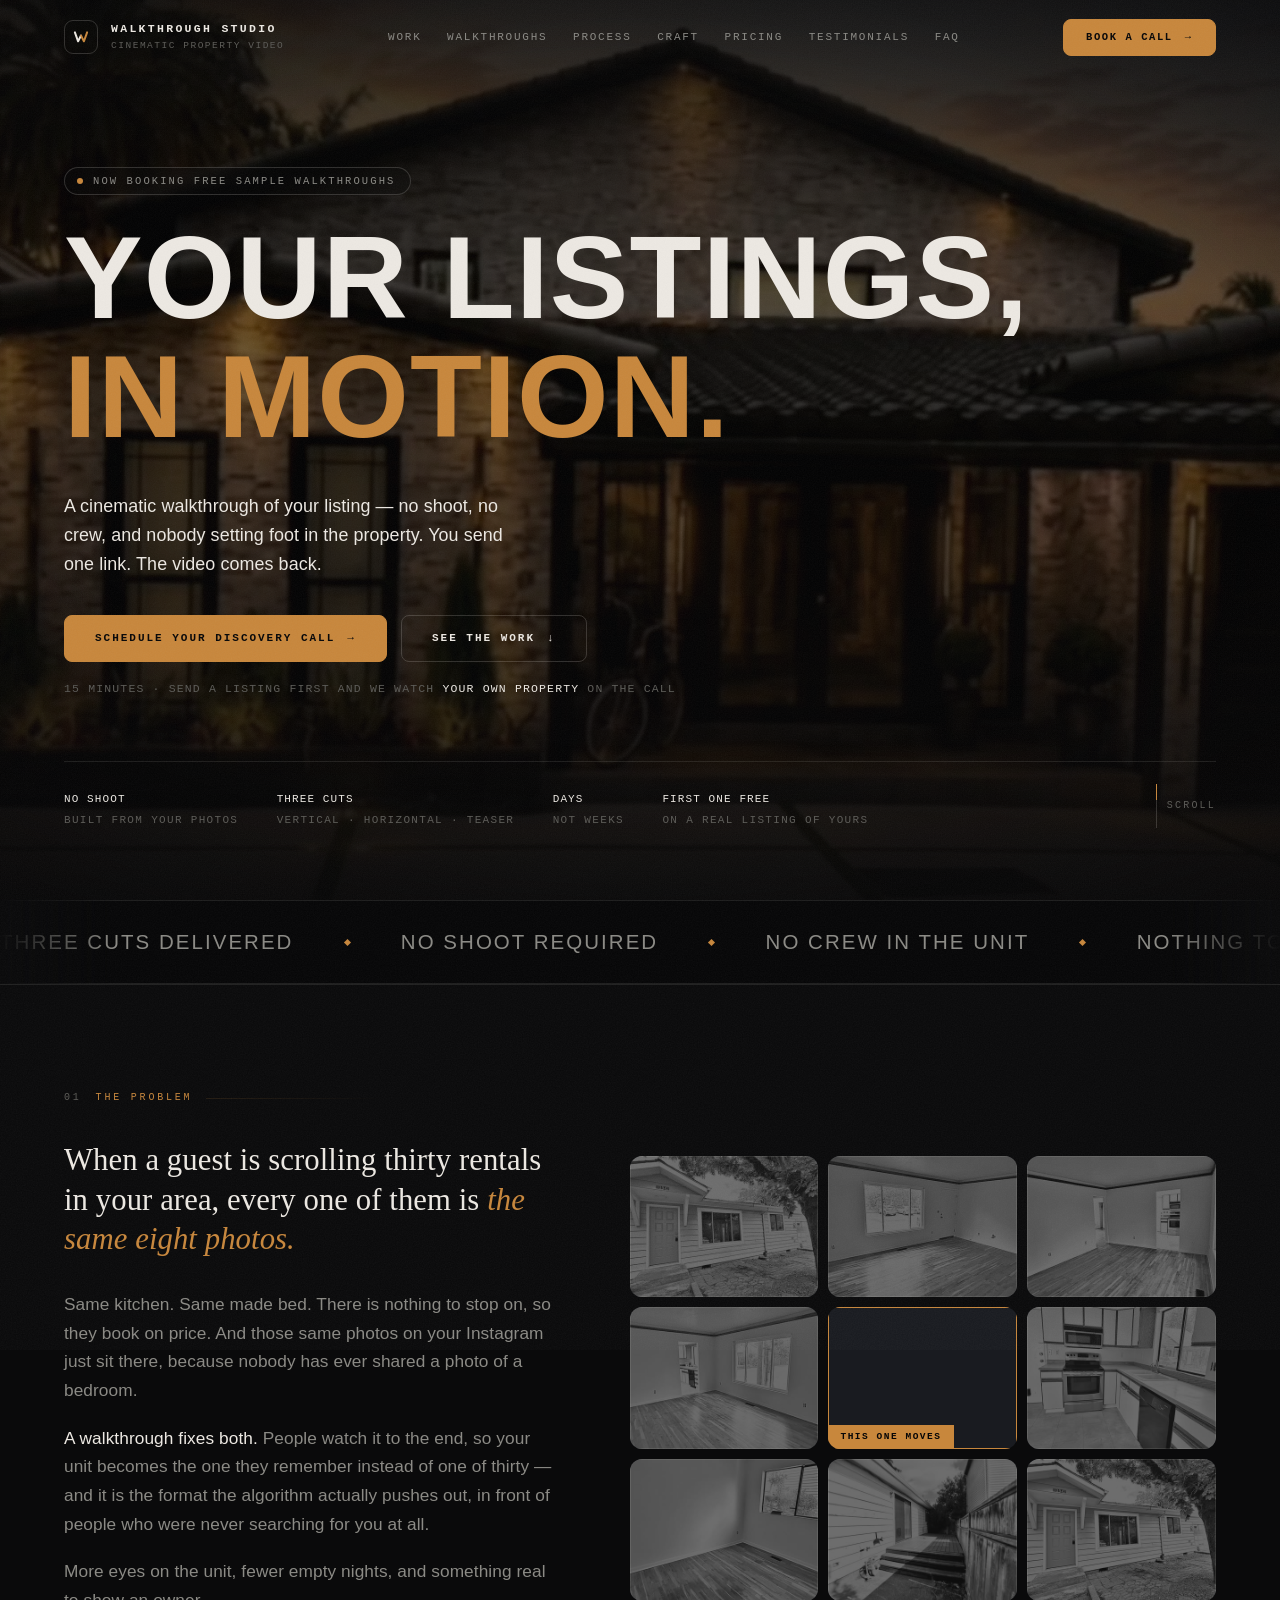
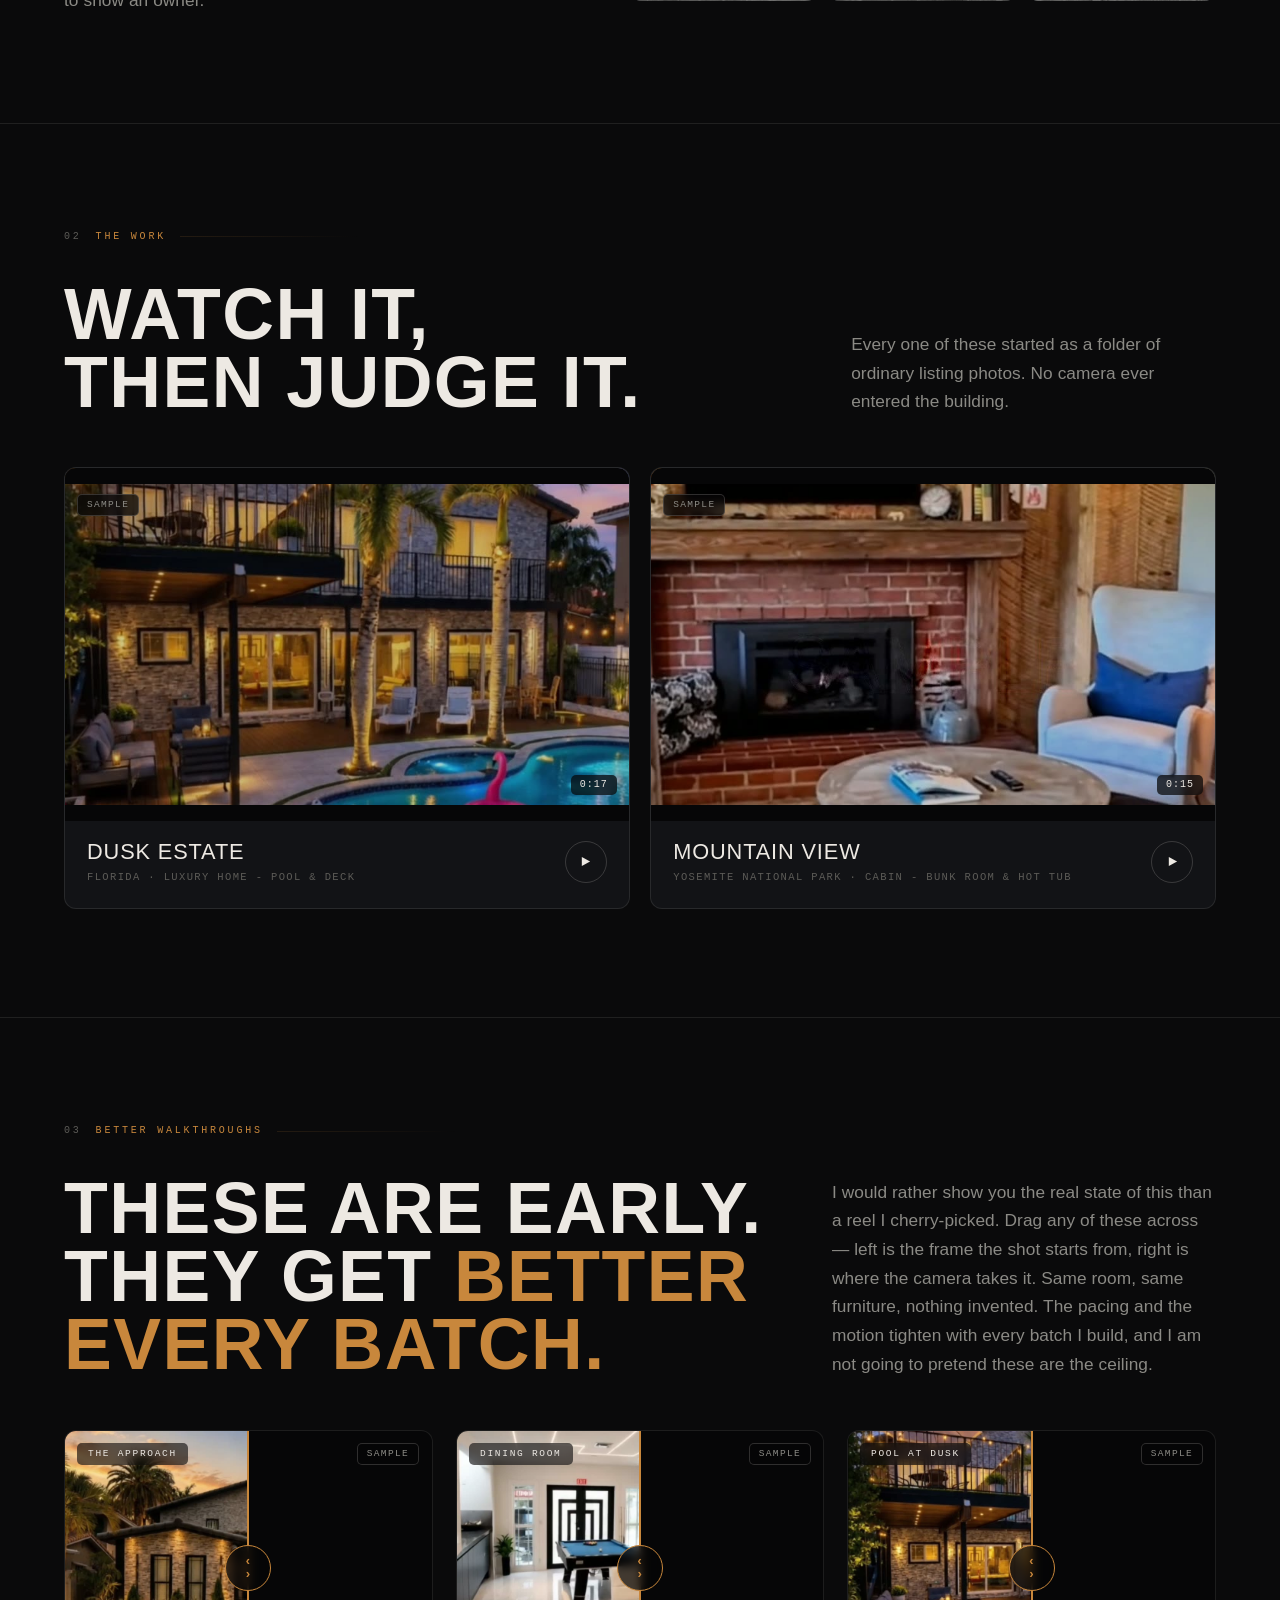
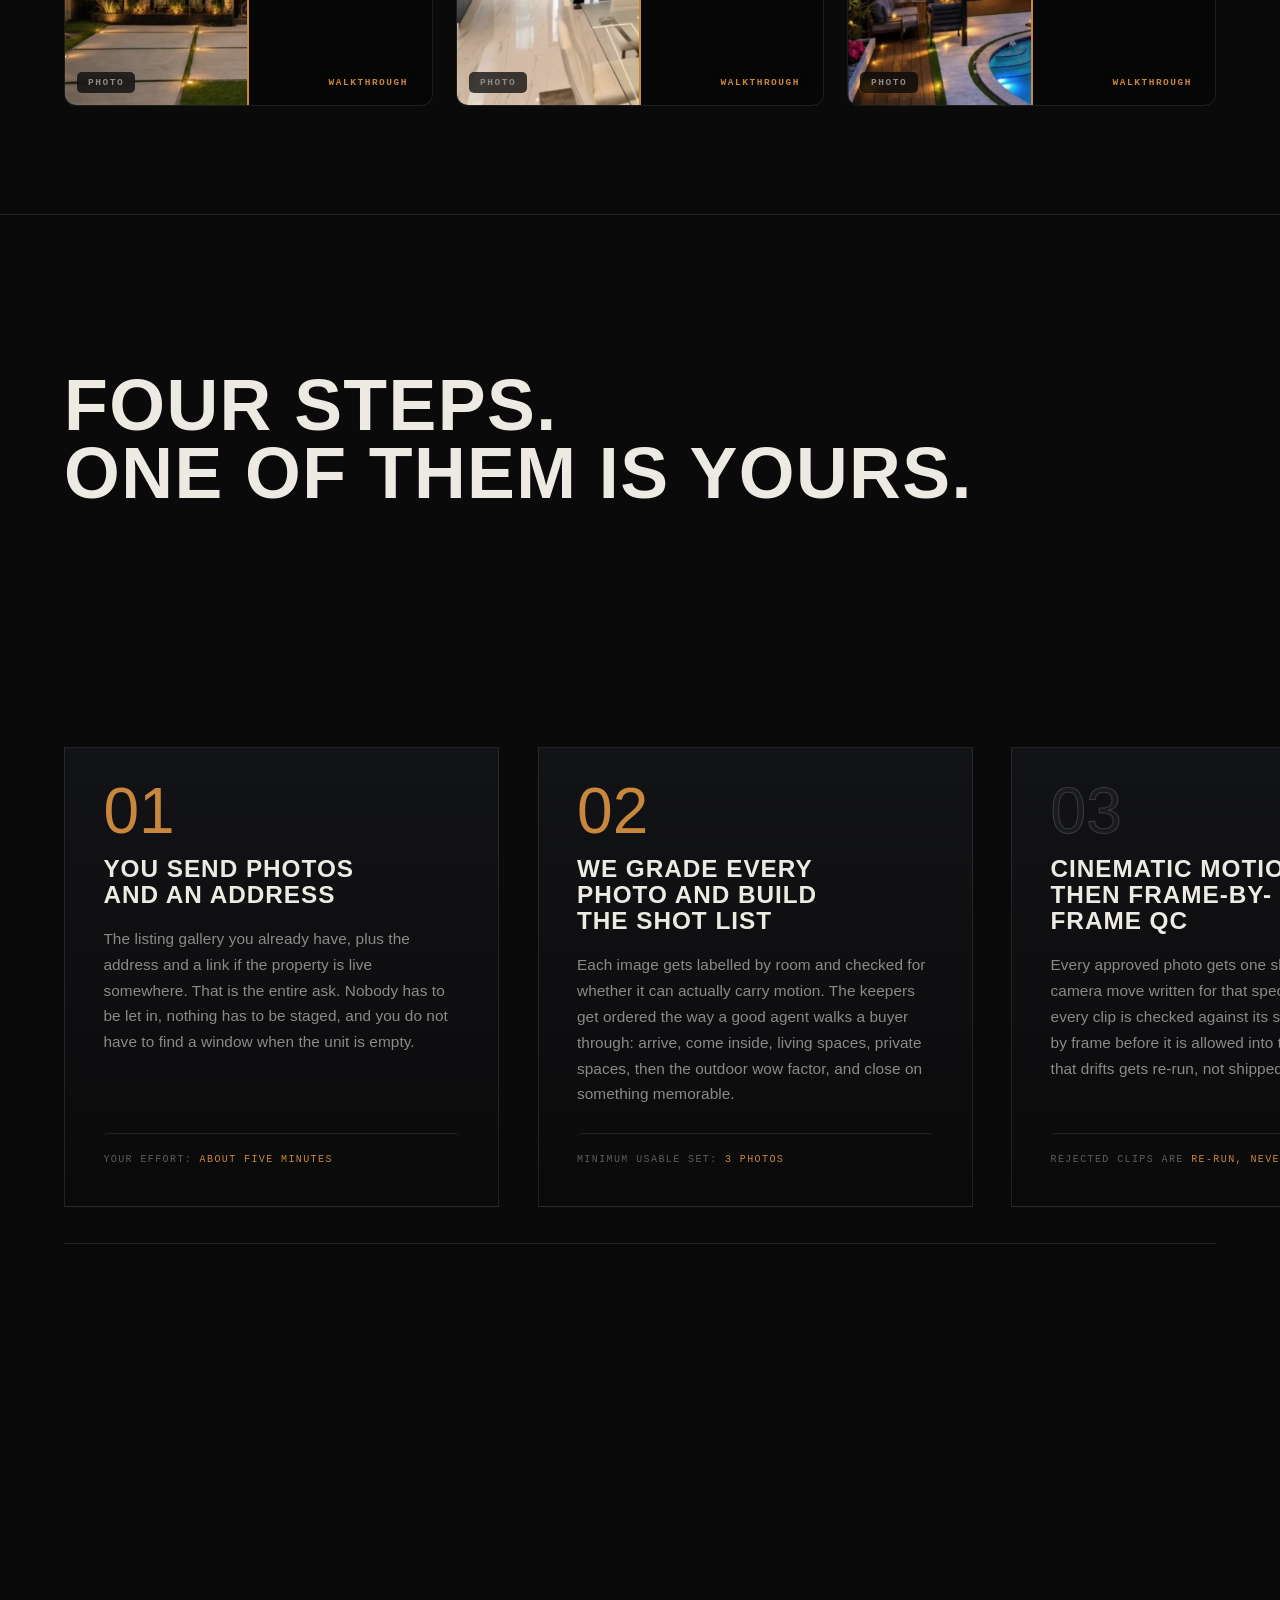
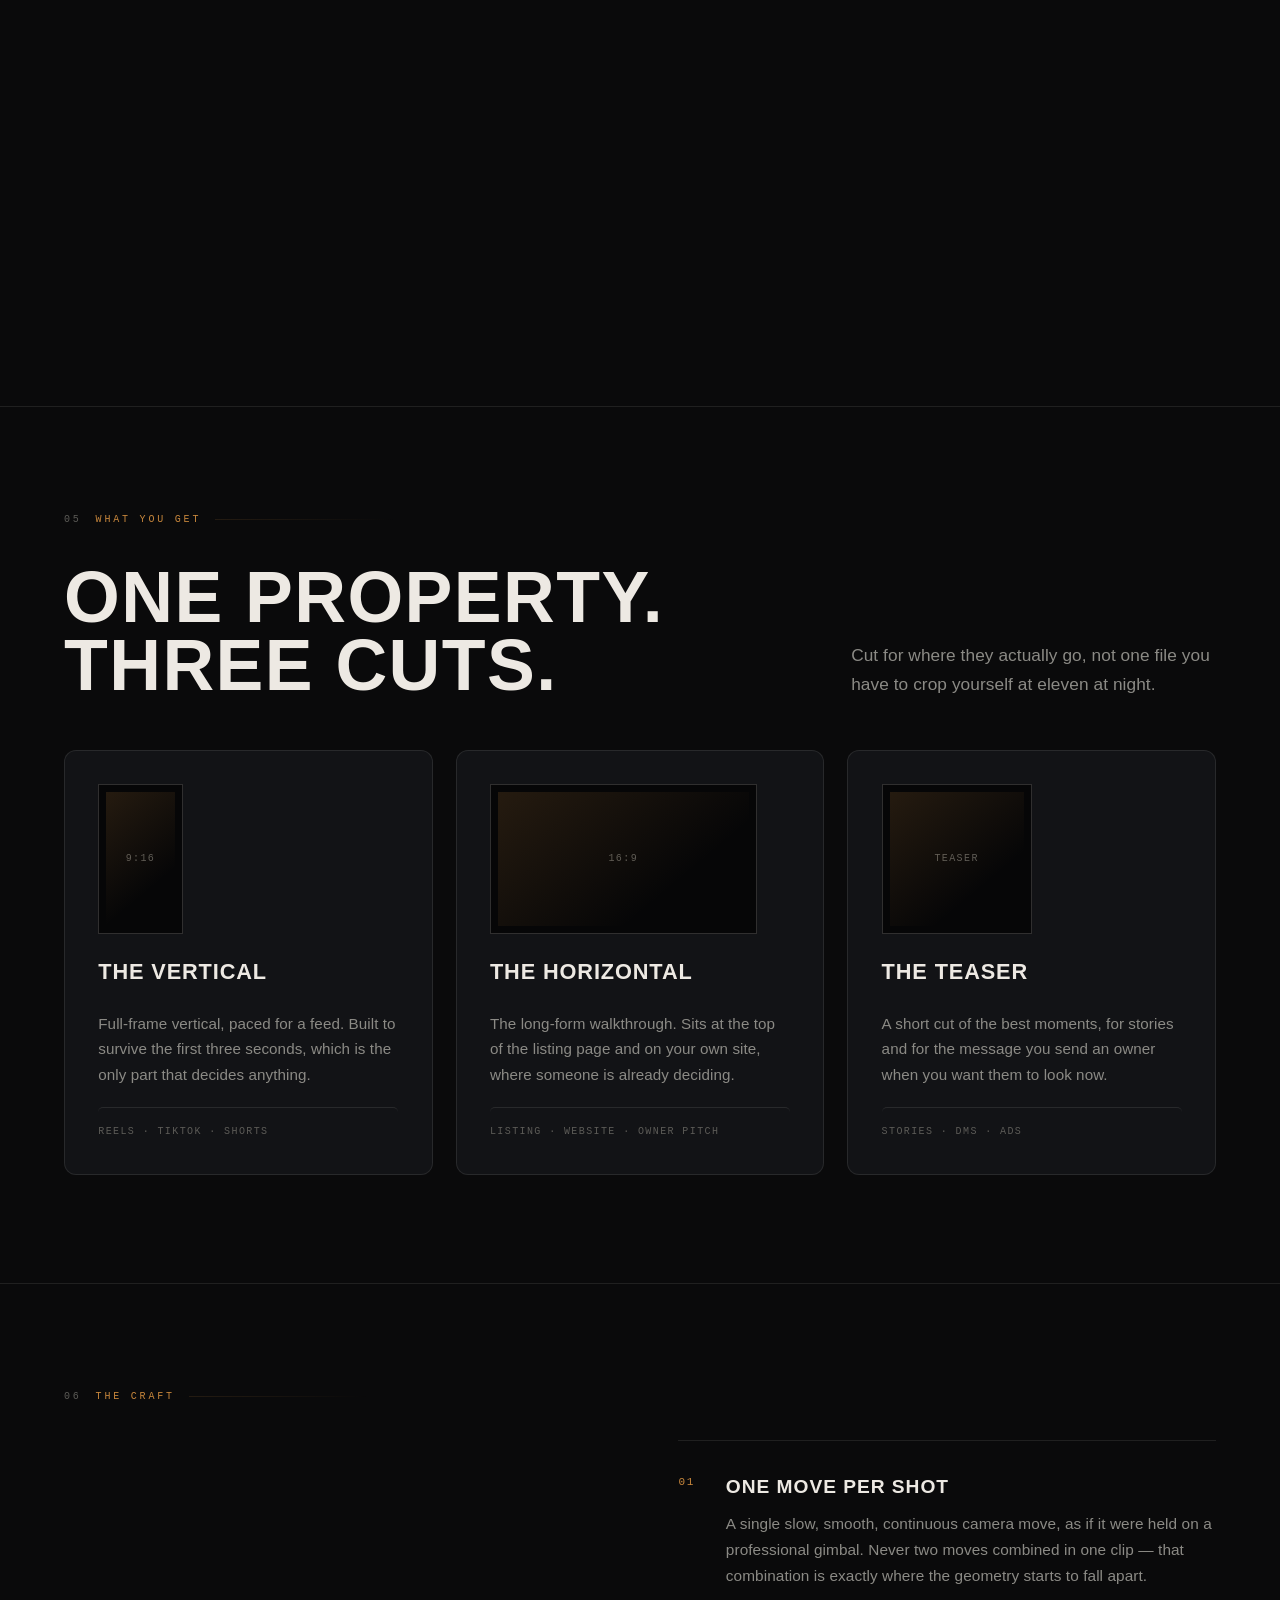
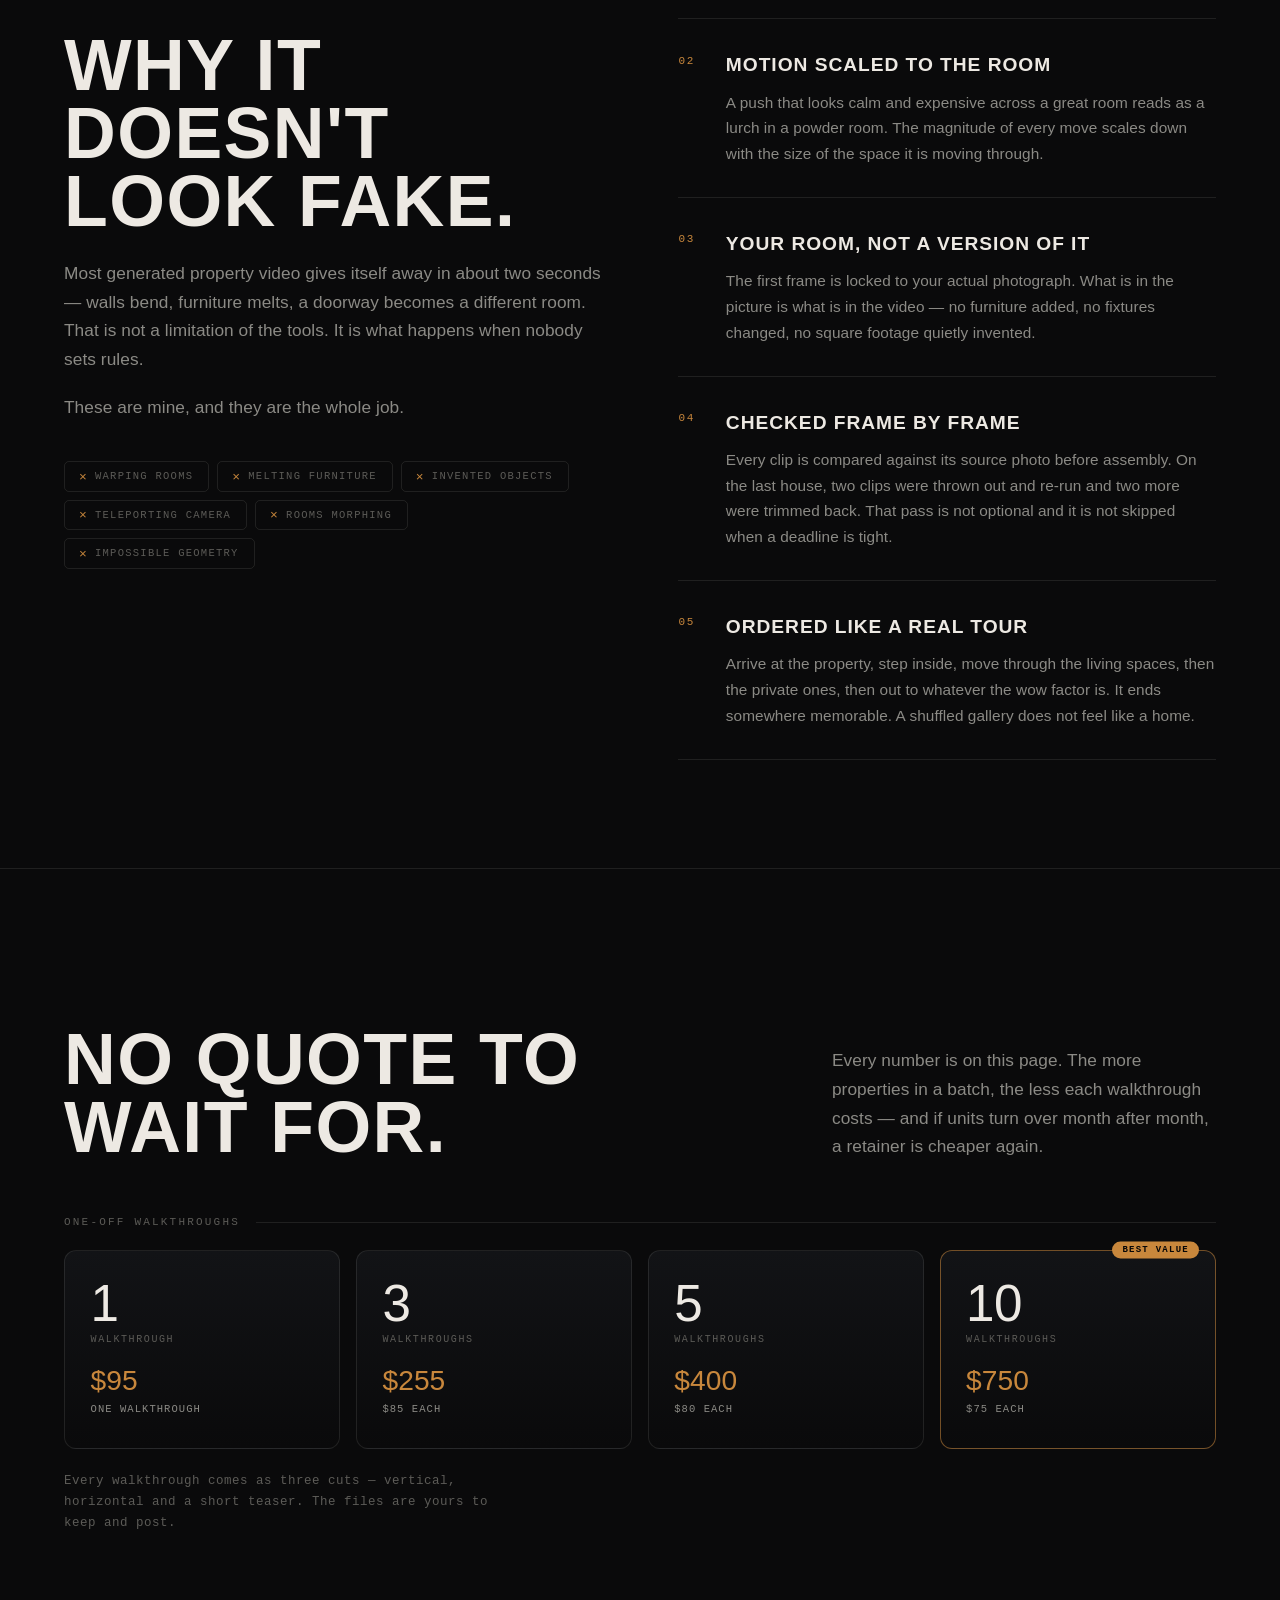
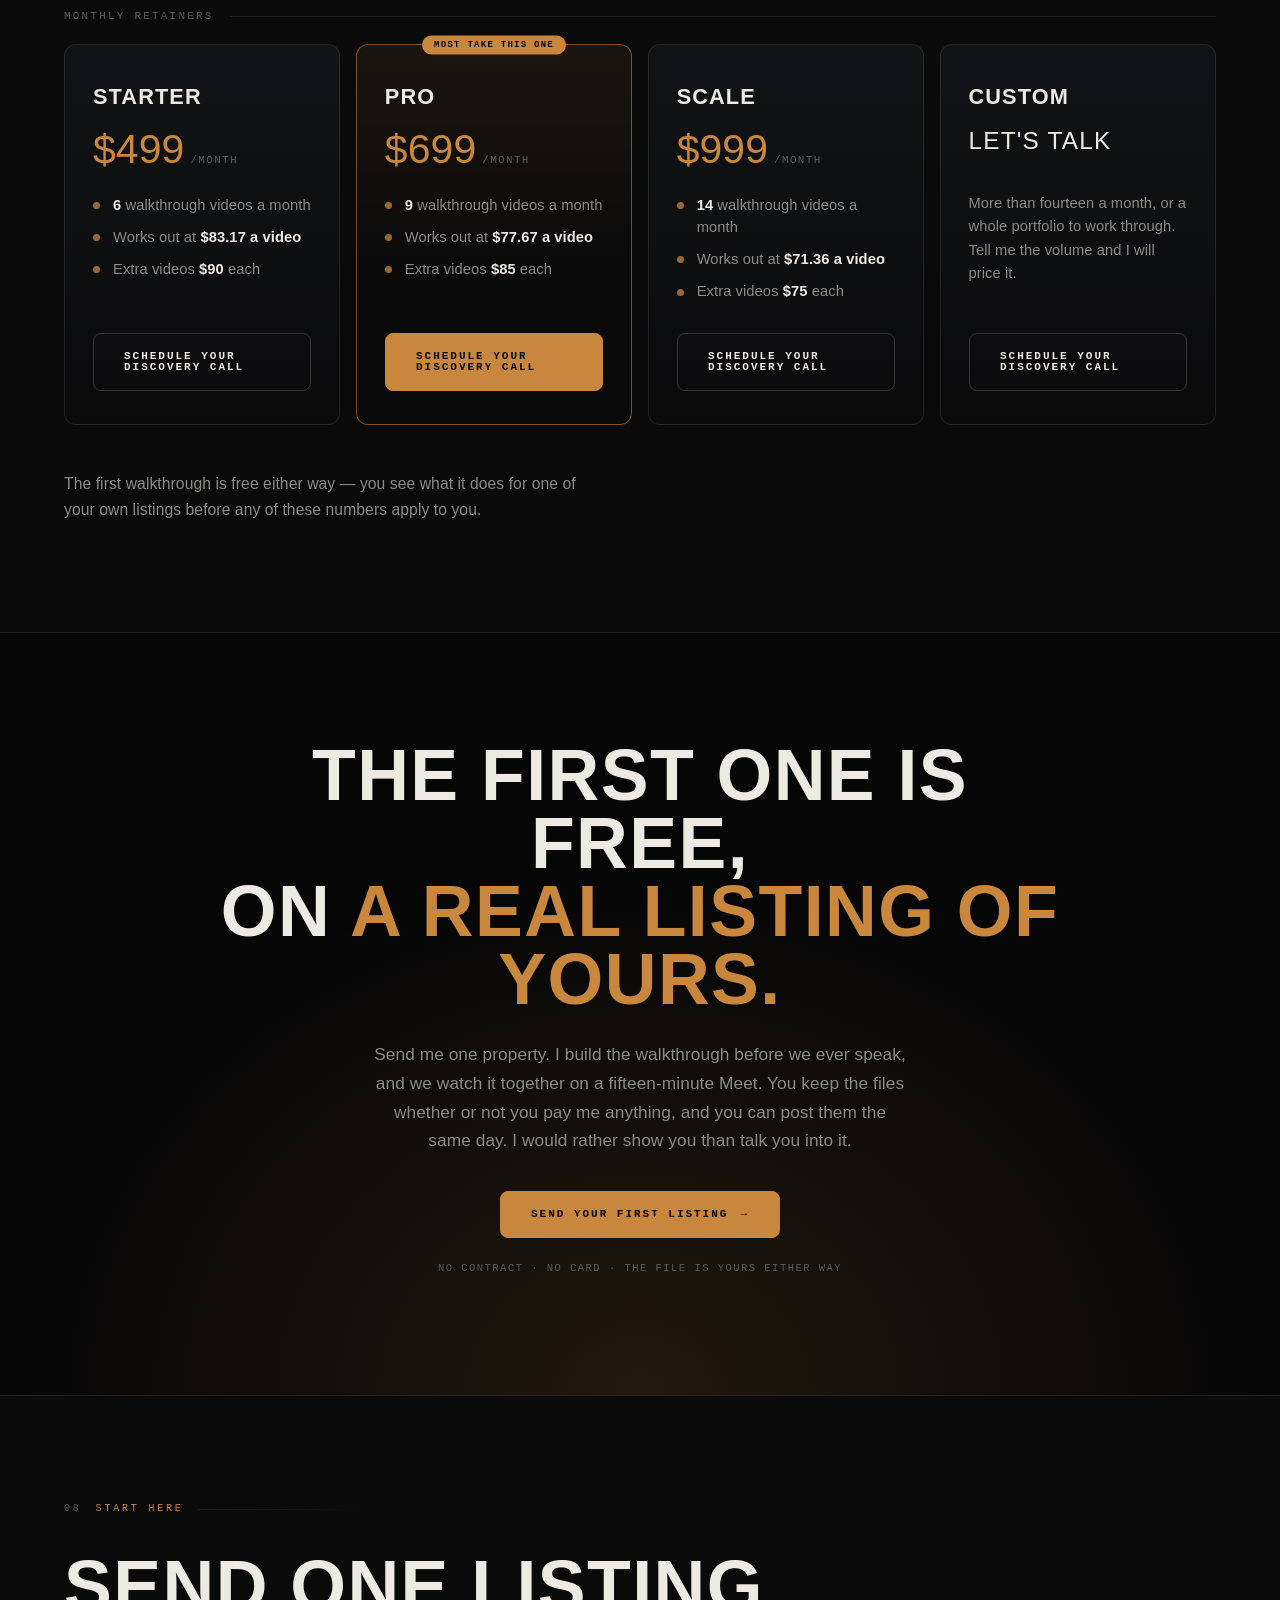
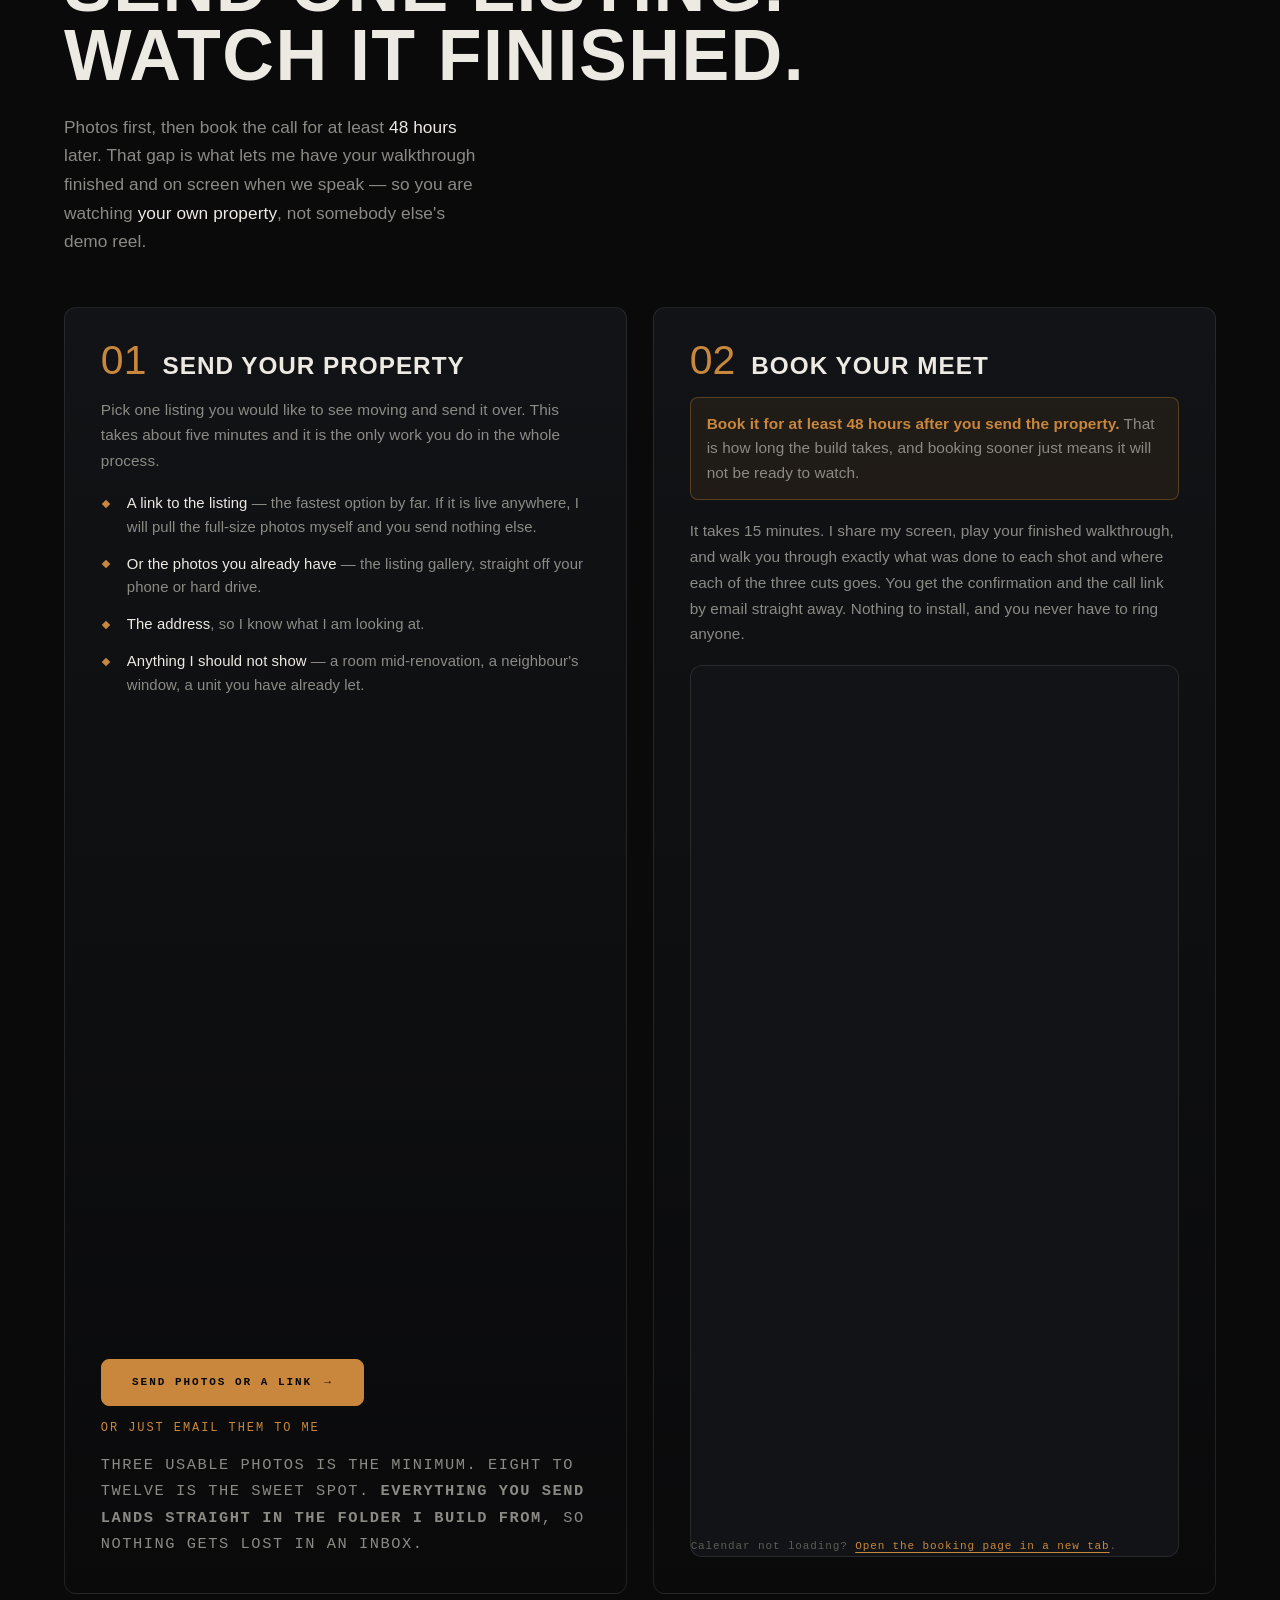
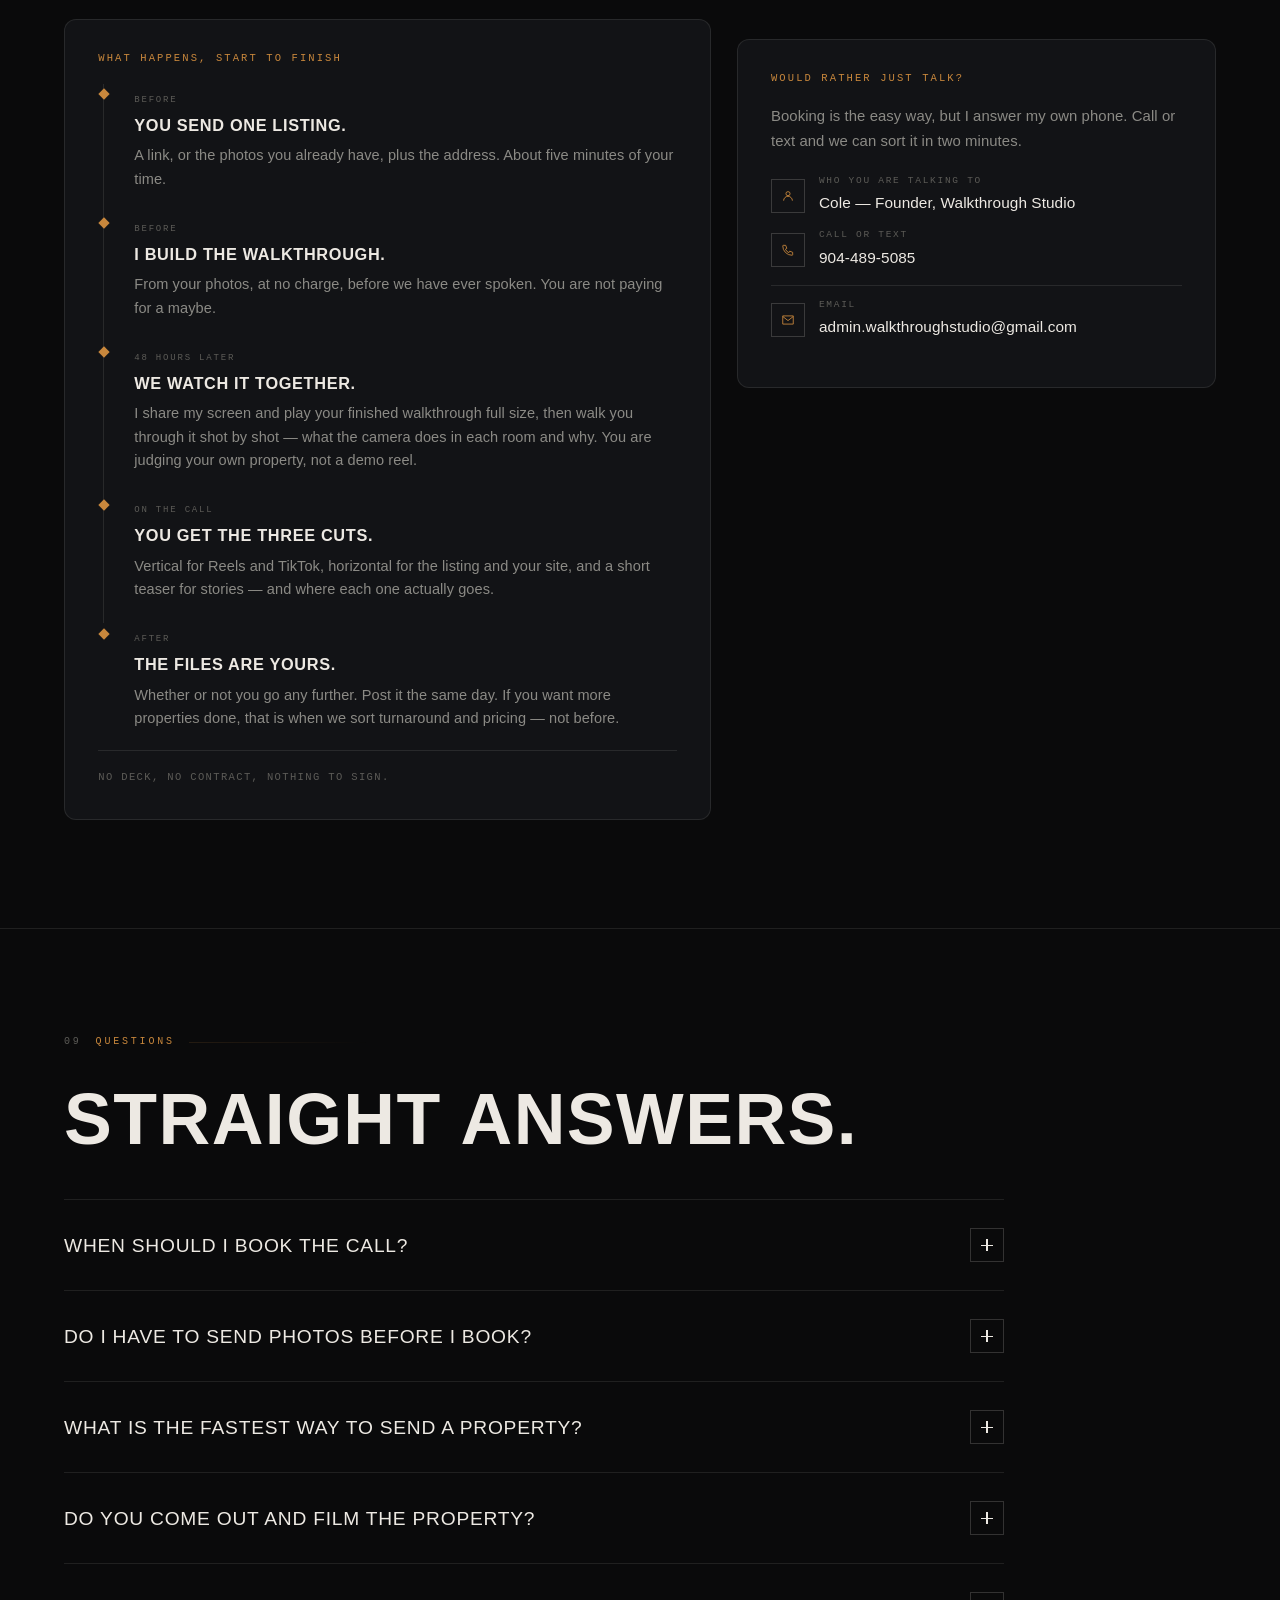
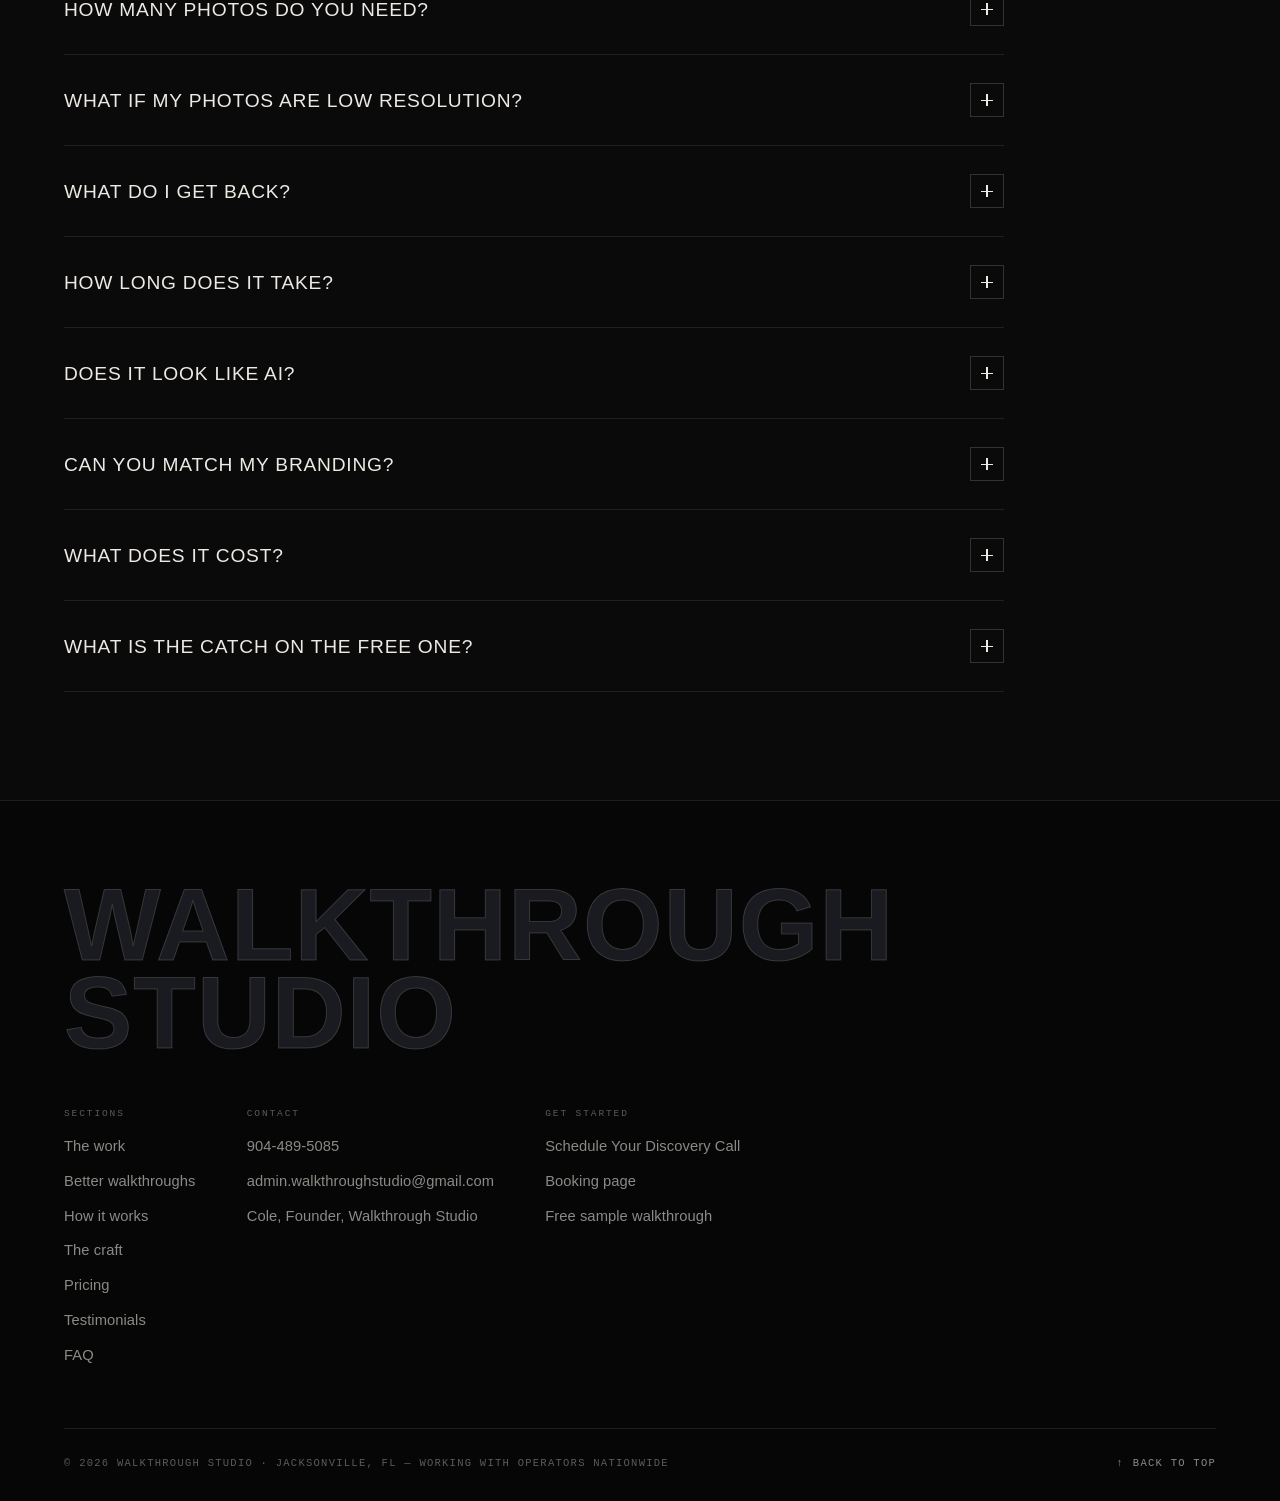
<file: index.html>
<!DOCTYPE html>
<html lang="en">
<head>
<meta charset="utf-8">
<meta name="viewport" content="width=device-width, initial-scale=1, viewport-fit=cover">
<title>Walkthrough Studio — Cinematic property walkthrough videos, without a shoot</title>
<meta name="description" content="Cinematic walkthrough videos of your listing. No shoot, no crew, nobody setting foot in the property. Three cuts delivered in days. The first one is free, on a real listing of yours.">
<meta name="theme-color" content="#0A0A0B">
<meta name="author" content="Cole — Walkthrough Studio">

<meta property="og:type" content="website">
<meta property="og:title" content="Walkthrough Studio — Your listings, in motion">
<meta property="og:description" content="A cinematic walkthrough of your listing. No shoot, no crew, nobody setting foot in the property.">
<meta property="og:image" content="img/hero-estate.jpg">
<meta name="twitter:card" content="summary_large_image">

<link rel="icon" href="data:image/svg+xml,%3Csvg xmlns='http://www.w3.org/2000/svg' viewBox='0 0 100 100'%3E%3Crect width='100' height='100' rx='24' fill='%23C8873C'/%3E%3Cpath d='M16 26 L34 74 L50 44 L66 74 L84 26' fill='none' stroke='%230A0A0B' stroke-width='12' stroke-linecap='round' stroke-linejoin='round'/%3E%3C/svg%3E">
<link rel="stylesheet" href="css/site.css">
</head>

<body>

<a class="skip-link" href="#work">Skip to the work</a>

<!-- ================================================================== 00 · PRELOADER -->
<div class="preload" id="preload">
  <div class="preload-in">
    <div class="mono-mark">
      <svg viewBox="0 0 100 100" aria-hidden="true">
        <path class="w-a" d="M16 24 L34 74 L50 42"/>
        <path class="w-b" d="M50 42 L66 74 L84 24"/>
      </svg>
    </div>
    <div class="preload-name">Walkthrough Studio</div>
    <div class="preload-pct" id="preloadPct">00</div>
  </div>
</div>

<div class="ambient" aria-hidden="true"></div>
<div class="grain" aria-hidden="true"></div>
<div class="cursor" id="cursor" aria-hidden="true"><span class="label">PLAY</span></div>
<div class="progress" id="progress" aria-hidden="true"></div>


<!-- ================================================================== NAV -->
<header class="nav" id="nav">
  <div class="wrap nav-in">
    <a class="brand" href="#top" aria-label="Walkthrough Studio, back to top">
      <span class="brand-mark">
        <svg viewBox="0 0 100 100" aria-hidden="true">
          <path class="w-a" d="M16 24 L34 74 L50 42"/>
          <path class="w-b" d="M50 42 L66 74 L84 24"/>
        </svg>
      </span>
      <span class="brand-txt">Walkthrough Studio<span>Cinematic property video</span></span>
    </a>

    <nav class="nav-links" id="navLinks" aria-label="Sections">
      <a href="#work">Work</a>
      <a href="#compare">Walkthroughs</a>
      <a href="#process">Process</a>
      <a href="#craft">Craft</a>
      <a href="#pricing">Pricing</a>
      <a href="testimonials.html">Testimonials</a>
      <a href="#faq">FAQ</a>
    </nav>

    <a class="btn btn-solid nav-cta" href="#book" data-book><span data-book-label="short">Book a Call</span><span class="arrow">→</span></a>

    <button class="nav-toggle" id="navToggle" aria-label="Open menu" aria-expanded="false" aria-controls="drawer">
      <i></i><i></i>
    </button>
  </div>
</header>

<div class="drawer" id="drawer">
  <a href="#work">Work</a>
  <a href="#compare">Better walkthroughs</a>
  <a href="#process">Process</a>
  <a href="#craft">Craft</a>
  <a href="#pricing">Pricing</a>
  <a href="testimonials.html">Testimonials</a>
  <a href="#faq">FAQ</a>
  <a class="drawer-book" href="#book" data-book><span data-book-label>Book a Call</span></a>
  <div class="drawer-contact" id="drawerContact"></div>
</div>


<main id="top">

<!-- ================================================================== 01 · HERO -->
<section class="hero vig" id="hero">
  <div class="hero-media" id="heroMedia">
    <video id="heroVideo" muted loop playsinline autoplay preload="auto" aria-hidden="true"></video>
  </div>

  <div class="wrap hero-in">
    <div class="hero-tag rise" data-rise="1">
      <span class="dot"></span><span>Now booking free sample walkthroughs</span>
    </div>

    <h1 class="display d-xl" id="heroTitle">
      <span class="mask"><span class="word">Your</span> <span class="word">listings,</span></span>
      <span class="mask"><span class="word amber">in</span> <span class="word amber">motion.</span></span>
    </h1>

    <p class="hero-sub rise" data-rise="2">
      A cinematic walkthrough of your listing — no shoot, no crew, and nobody
      setting foot in the property. You send one link. The video comes back.
    </p>

    <div class="hero-cta rise" data-rise="3">
      <a class="btn btn-solid" href="#book" data-book data-magnetic><span data-book-label>Book a Call</span><span class="arrow">→</span></a>
      <a class="btn" href="#work" data-magnetic><span>See the work</span><span class="arrow">↓</span></a>
    </div>
    <p class="hero-cta-note rise" data-rise="3">
      <span data-book-duration>15 minutes</span> &middot; Send a listing first and we watch
      <strong>your own property</strong> on the call
    </p>

    <div class="hero-foot rise" data-rise="4">
      <div class="hero-meta">
        <div><b>No shoot</b>Built from your photos</div>
        <div><b>Three cuts</b>Vertical · Horizontal · Teaser</div>
        <div><b>Days</b>Not weeks</div>
        <div><b>First one free</b>On a real listing of yours</div>
      </div>
      <div class="scroll-cue"><span class="track"></span><span>Scroll</span></div>
    </div>
  </div>
</section>


<!-- ================================================================== 02 · MARQUEE -->
<div class="marquee" aria-hidden="true">
  <div class="marquee-track" id="marquee"></div>
</div>


<!-- ================================================================== 03 · PROBLEM -->
<section class="section" id="problem">
  <div class="wrap">
    <div class="eyebrow" data-reveal="fade">
      <span class="num">01</span><span>The problem</span><span class="bar"></span>
    </div>

    <div class="split split-narrow">
      <div class="problem-copy">
        <p class="kicker" data-reveal>
          When a guest is scrolling thirty rentals in your area, every one of them is
          <em>the same eight photos.</em>
        </p>
        <p class="lede" data-reveal data-reveal-delay="90">
          Same kitchen. Same made bed. There is nothing to stop on, so they book on price.
          And those same photos on your Instagram just sit there, because nobody has ever
          shared a photo of a bedroom.
        </p>
        <p class="lede" data-reveal data-reveal-delay="180">
          <strong>A walkthrough fixes both.</strong> People watch it to the end, so your unit
          becomes the one they remember instead of one of thirty — and it is the format the
          algorithm actually pushes out, in front of people who were never searching for you
          at all.
        </p>
        <p class="lede" data-reveal data-reveal-delay="270">
          More eyes on the unit, fewer empty nights, and something real to show an owner.
        </p>
      </div>

      <div class="problem-grid-wrap" data-reveal="scale" data-reveal-delay="120">
        <div class="pgrid" id="pgrid"></div>
      </div>
    </div>
  </div>
</section>


<!-- ================================================================== 04 · WORK -->
<section class="section" id="work">
  <div class="wrap">
    <div class="eyebrow" data-reveal="fade">
      <span class="num">02</span><span>The work</span><span class="bar"></span>
    </div>

    <div class="work-head">
      <h2 class="display d-lg" data-reveal>Watch it,<br>then judge it.</h2>
      <p class="lede" data-reveal data-reveal-delay="120" style="max-width:38ch">
        Every one of these started as a folder of ordinary listing photos.
        No camera ever entered the building.
      </p>
    </div>

    <div class="work-grid" id="workGrid"></div>
  </div>
</section>


<!-- ================================================================== 05 · BEFORE / AFTER -->
<section class="section" id="compare">
  <div class="wrap">
    <div class="eyebrow" data-reveal="fade">
      <span class="num">03</span><span>Better walkthroughs</span><span class="bar"></span>
    </div>

    <div class="work-head">
      <h2 class="display d-lg" data-reveal>These are early.<br>They get <span class="amber">better<br>every batch.</span></h2>
      <p class="lede" data-reveal data-reveal-delay="120" style="max-width:40ch">
        I would rather show you the real state of this than a reel I cherry-picked.
        Drag any of these across — left is the frame the shot starts from, right is
        where the camera takes it. Same room, same furniture, nothing invented. The
        pacing and the motion tighten with every batch I build, and I am not going
        to pretend these are the ceiling.
      </p>
    </div>

    <div class="ba-grid" id="baGrid"></div>
  </div>
</section>


<!-- ================================================================== 06 · PROCESS -->
<section class="section process" id="process">
  <div class="wrap">
    <div class="eyebrow" data-reveal="fade">
      <span class="num">04</span><span>How it works</span><span class="bar"></span>
    </div>
    <h2 class="display d-lg" data-reveal style="margin-bottom:clamp(24px,3vw,40px)">Four steps.<br>One of them is yours.</h2>
  </div>

  <div class="pin" id="pin">
    <div class="pin-stage">
      <div class="pin-track" id="pinTrack">

        <article class="step">
          <div class="step-n">01</div>
          <h3>You send photos<br>and an address</h3>
          <p>
            The listing gallery you already have, plus the address and a link if the property
            is live somewhere. That is the entire ask. Nobody has to be let in, nothing has to
            be staged, and you do not have to find a window when the unit is empty.
          </p>
          <div class="spec">Your effort: <b>about five minutes</b></div>
        </article>

        <article class="step">
          <div class="step-n">02</div>
          <h3>We grade every<br>photo and build<br>the shot list</h3>
          <p>
            Each image gets labelled by room and checked for whether it can actually carry
            motion. The keepers get ordered the way a good agent walks a buyer through:
            arrive, come inside, living spaces, private spaces, then the outdoor wow factor,
            and close on something memorable.
          </p>
          <div class="spec">Minimum usable set: <b>3 photos</b></div>
        </article>

        <article class="step">
          <div class="step-n">03</div>
          <h3>Cinematic motion,<br>then frame-by-<br>frame QC</h3>
          <p>
            Every approved photo gets one slow continuous camera move written for that specific
            room. Then every clip is checked against its source photo frame by frame before it
            is allowed into the edit. Anything that drifts gets re-run, not shipped.
          </p>
          <div class="spec">Rejected clips are <b>re-run, never patched</b></div>
        </article>

        <article class="step">
          <div class="step-n">04</div>
          <h3>Three cuts<br>land in your<br>inbox</h3>
          <p>
            Vertical for Reels and TikTok, horizontal for the listing and your website, and a
            short teaser for stories. Delivered as files you own. Post them the same day, on
            your own accounts, on your own terms.
          </p>
          <div class="spec">Turnaround: <b>days, not weeks</b></div>
        </article>

      </div>

      <div class="pin-progress"><i id="pinBar"></i></div>
    </div>
  </div>
</section>


<!-- ================================================================== 07 · DELIVERABLES -->
<section class="section" id="deliver">
  <div class="wrap">
    <div class="eyebrow" data-reveal="fade">
      <span class="num">05</span><span>What you get</span><span class="bar"></span>
    </div>

    <div class="work-head">
      <h2 class="display d-lg" data-reveal>One property.<br>Three cuts.</h2>
      <p class="lede" data-reveal data-reveal-delay="120" style="max-width:38ch">
        Cut for where they actually go, not one file you have to crop yourself at eleven at night.
      </p>
    </div>

    <div class="deliver">
      <div class="dcard" data-reveal data-reveal-delay="0">
        <div class="ratio ratio-916">9:16</div>
        <h3>The vertical</h3>
        <p>Full-frame vertical, paced for a feed. Built to survive the first three seconds, which is the only part that decides anything.</p>
        <div class="where">Reels · TikTok · Shorts</div>
      </div>

      <div class="dcard" data-reveal data-reveal-delay="110">
        <div class="ratio ratio-169">16:9</div>
        <h3>The horizontal</h3>
        <p>The long-form walkthrough. Sits at the top of the listing page and on your own site, where someone is already deciding.</p>
        <div class="where">Listing · Website · Owner pitch</div>
      </div>

      <div class="dcard" data-reveal data-reveal-delay="220">
        <div class="ratio ratio-tea">TEASER</div>
        <h3>The teaser</h3>
        <p>A short cut of the best moments, for stories and for the message you send an owner when you want them to look now.</p>
        <div class="where">Stories · DMs · Ads</div>
      </div>
    </div>
  </div>
</section>


<!-- ================================================================== 08 · CRAFT -->
<section class="section" id="craft">
  <div class="wrap">
    <div class="eyebrow" data-reveal="fade">
      <span class="num">06</span><span>The craft</span><span class="bar"></span>
    </div>

    <div class="split">
      <div>
        <h2 class="display d-lg" data-reveal>Why it doesn't<br>look fake.</h2>
        <p class="lede" data-reveal data-reveal-delay="110" style="margin-top:24px">
          Most generated property video gives itself away in about two seconds — walls bend,
          furniture melts, a doorway becomes a different room. That is not a limitation of the
          tools. It is what happens when nobody sets rules.
        </p>
        <p class="lede" data-reveal data-reveal-delay="180" style="margin-top:1.1em">
          These are mine, and they are the whole job.
        </p>

        <div class="no-list" data-reveal data-reveal-delay="260">
          <span>Warping rooms</span>
          <span>Melting furniture</span>
          <span>Invented objects</span>
          <span>Teleporting camera</span>
          <span>Rooms morphing</span>
          <span>Impossible geometry</span>
        </div>
      </div>

      <ul class="craft-list">
        <li data-reveal="right" data-reveal-delay="0">
          <span class="idx">01</span>
          <div>
            <h3>One move per shot</h3>
            <p>A single slow, smooth, continuous camera move, as if it were held on a professional gimbal. Never two moves combined in one clip — that combination is exactly where the geometry starts to fall apart.</p>
          </div>
        </li>
        <li data-reveal="right" data-reveal-delay="90">
          <span class="idx">02</span>
          <div>
            <h3>Motion scaled to the room</h3>
            <p>A push that looks calm and expensive across a great room reads as a lurch in a powder room. The magnitude of every move scales down with the size of the space it is moving through.</p>
          </div>
        </li>
        <li data-reveal="right" data-reveal-delay="180">
          <span class="idx">03</span>
          <div>
            <h3>Your room, not a version of it</h3>
            <p>The first frame is locked to your actual photograph. What is in the picture is what is in the video — no furniture added, no fixtures changed, no square footage quietly invented.</p>
          </div>
        </li>
        <li data-reveal="right" data-reveal-delay="270">
          <span class="idx">04</span>
          <div>
            <h3>Checked frame by frame</h3>
            <p>Every clip is compared against its source photo before assembly. On the last house, two clips were thrown out and re-run and two more were trimmed back. That pass is not optional and it is not skipped when a deadline is tight.</p>
          </div>
        </li>
        <li data-reveal="right" data-reveal-delay="360">
          <span class="idx">05</span>
          <div>
            <h3>Ordered like a real tour</h3>
            <p>Arrive at the property, step inside, move through the living spaces, then the private ones, then out to whatever the wow factor is. It ends somewhere memorable. A shuffled gallery does not feel like a home.</p>
          </div>
        </li>
      </ul>
    </div>
  </div>
</section>


<!-- ================================================================== 09 · PRICING -->
<section class="section" id="pricing">
  <div class="wrap">
    <div class="eyebrow" data-reveal="fade">
      <span class="num">07</span><span>Pricing</span><span class="bar"></span>
    </div>

    <div class="work-head">
      <h2 class="display d-lg" data-reveal>No quote to<br>wait for.</h2>
      <p class="lede" data-reveal data-reveal-delay="120" style="max-width:40ch">
        Every number is on this page. The more properties in a batch, the less each
        walkthrough costs — and if units turn over month after month, a retainer is
        cheaper again.
      </p>
    </div>

    <h3 class="price-head" data-reveal="fade">One-off walkthroughs</h3>
    <div class="pack-grid" id="pricePacks"></div>
    <p class="price-note" id="priceNote" data-reveal="fade"></p>

    <h3 class="price-head price-head-2" data-reveal="fade">Monthly retainers</h3>
    <div class="plan-grid" id="pricePlans"></div>

    <p class="price-foot" data-reveal="fade">
      The first walkthrough is free either way — you see what it does for one of your
      own listings before any of these numbers apply to you.
    </p>
  </div>
</section>


<!-- ================================================================== 10 · OFFER -->
<section class="section offer" id="offer">
  <div class="wrap offer-in">
    <h2 class="display d-lg" data-reveal>
      The first one is free,<br>on <span class="amber">a real listing of yours.</span>
    </h2>
    <p class="lede" data-reveal data-reveal-delay="120">
      Send me one property. I build the walkthrough before we ever speak, and we watch it
      together on a fifteen-minute Meet. You keep the files whether or not you pay me
      anything, and you can post them the same day. I would rather show you than talk you
      into it.
    </p>
    <a class="btn btn-solid" href="#book" data-book="keep" data-magnetic data-reveal data-reveal-delay="220">
      <span>Send your first listing</span><span class="arrow">→</span>
    </a>
    <p class="offer-note" data-reveal="fade" data-reveal-delay="300">
      No contract · No card · The file is yours either way
    </p>
  </div>
</section>


<!-- ================================================================== 11 · BOOK -->
<section class="section" id="book">
  <div class="wrap">
    <div class="eyebrow" data-reveal="fade">
      <span class="num">08</span><span>Start here</span><span class="bar"></span>
    </div>

    <div class="work-head">
      <h2 class="display d-lg" data-reveal>Send one listing.<br>Watch it finished.</h2>
      <p class="lede" data-reveal data-reveal-delay="120" style="max-width:44ch">
        Photos first, then book the call for at least
        <strong data-lead-time>48 hours</strong> later. That gap is what lets me have your
        walkthrough finished and on screen when we speak — so you are watching
        <strong>your own property</strong>, not somebody else's demo reel.
      </p>
    </div>

    <div class="book-steps">
      <article class="bstep" data-reveal>
        <div class="bstep-h">
          <span class="bstep-n">01</span>
          <h3>Send your property</h3>
        </div>
        <p>
          Pick one listing you would like to see moving and send it over. This takes about
          five minutes and it is the only work you do in the whole process.
        </p>

        <ul class="checklist">
          <li><b>A link to the listing</b> — the fastest option by far. If it is live anywhere,
              I will pull the full-size photos myself and you send nothing else.</li>
          <li><b>Or the photos you already have</b> — the listing gallery, straight off your
              phone or hard drive.</li>
          <li><b>The address</b>, so I know what I am looking at.</li>
          <li><b>Anything I should not show</b> — a room mid-renovation, a neighbour's window,
              a unit you have already let.</li>
        </ul>

        <div id="uploadCta"></div>

        <p class="bstep-note" id="uploadNote">
          Three usable photos is the minimum. Eight to twelve is the sweet spot.
        </p>
      </article>

      <article class="bstep" data-reveal data-reveal-delay="110">
        <div class="bstep-h">
          <span class="bstep-n">02</span>
          <h3>Book your Meet</h3>
        </div>
        <p class="bstep-lead">
          <b>Book it for at least <span data-lead-time>48 hours</span> after you send the
          property.</b> That is how long the build takes, and booking sooner just means
          it will not be ready to watch.
        </p>
        <p>
          It takes <span data-book-duration>15 minutes</span>. I share my screen, play your
          finished walkthrough, and walk you through exactly what was done to each shot and
          where each of the three cuts goes. You get the confirmation and the call link by
          email straight away. Nothing to install, and you never have to ring anyone.
        </p>
        <div class="cal-frame" id="calFrame"></div>
      </article>
    </div>

    <div class="book-aside">
      <div class="card" data-reveal="fade" data-reveal-delay="80">
        <h3>What happens, start to finish</h3>
        <ol class="timeline">
          <li>
            <span class="tl-when">Before</span>
            <b>You send one listing.</b>
            <p>A link, or the photos you already have, plus the address. About five minutes of your time.</p>
          </li>
          <li>
            <span class="tl-when">Before</span>
            <b>I build the walkthrough.</b>
            <p>From your photos, at no charge, before we have ever spoken. You are not paying for a maybe.</p>
          </li>
          <li>
            <span class="tl-when">48 hours later</span>
            <b>We watch it together.</b>
            <p>I share my screen and play your finished walkthrough full size, then walk you through it shot by shot — what the camera does in each room and why. You are judging your own property, not a demo reel.</p>
          </li>
          <li>
            <span class="tl-when">On the call</span>
            <b>You get the three cuts.</b>
            <p>Vertical for Reels and TikTok, horizontal for the listing and your site, and a short teaser for stories — and where each one actually goes.</p>
          </li>
          <li>
            <span class="tl-when">After</span>
            <b>The files are yours.</b>
            <p>Whether or not you go any further. Post it the same day. If you want more properties done, that is when we sort turnaround and pricing — not before.</p>
          </li>
        </ol>
        <p class="card-note">No deck, no contract, nothing to sign.</p>
      </div>

      <div class="card" data-reveal="fade" data-reveal-delay="160">
        <h3>Would rather just talk?</h3>
        <p class="card-lede">
          Booking is the easy way, but I answer my own phone. Call or text and we can sort it
          in two minutes.
        </p>
        <div id="contactRows"></div>
      </div>
    </div>
  </div>
</section>


<!-- ================================================================== 12 · FAQ -->
<section class="section" id="faq">
  <div class="wrap">
    <div class="eyebrow" data-reveal="fade">
      <span class="num">09</span><span>Questions</span><span class="bar"></span>
    </div>
    <h2 class="display d-lg" data-reveal style="margin-bottom:clamp(28px,3.6vw,48px)">Straight answers.</h2>
    <div class="faq" id="faqList"></div>
  </div>
</section>

</main>


<!-- ================================================================== 13 · FOOTER -->
<footer class="footer">
  <div class="wrap">
    <div class="footer-top">
      <h2 class="footer-word" data-reveal>Walkthrough<br>Studio</h2>

      <div class="footer-cols">
        <div class="footer-col" data-reveal="fade" data-reveal-delay="80">
          <h4>Sections</h4>
          <a href="#work">The work</a>
          <a href="#compare">Better walkthroughs</a>
          <a href="#process">How it works</a>
          <a href="#craft">The craft</a>
          <a href="#pricing">Pricing</a>
          <a href="testimonials.html">Testimonials</a>
          <a href="#faq">FAQ</a>
        </div>
        <div class="footer-col" data-reveal="fade" data-reveal-delay="150">
          <h4>Contact</h4>
          <div id="footerContact"></div>
        </div>
        <div class="footer-col" data-reveal="fade" data-reveal-delay="220">
          <h4>Get started</h4>
          <a href="#book" data-book><span data-book-label>Book a Call</span></a>
          <a href="book.html">Booking page</a>
          <a href="#offer">Free sample walkthrough</a>
        </div>
      </div>
    </div>

    <div class="footer-bot">
      <span>&copy; <span id="year"></span> Walkthrough Studio · <span id="basedIn"></span></span>
      <a class="to-top" href="#top"><span class="a">↑</span><span>Back to top</span></a>
    </div>
  </div>
</footer>


<!-- ================================================================== LIGHTBOX -->
<div class="lbox" id="lbox" role="dialog" aria-modal="true" aria-label="Video player" aria-hidden="true">
  <div class="lbox-bar">
    <div class="lbox-meta">
      <h3 id="lboxTitle">—</h3>
      <p id="lboxSub">—</p>
    </div>
    <button class="lbox-close" id="lboxClose" aria-label="Close video">
      <svg viewBox="0 0 24 24" aria-hidden="true"><path d="M5 5 L19 19 M19 5 L5 19"/></svg>
    </button>
  </div>

  <div class="lbox-stage">
    <div class="lbox-frame">
      <video id="lboxVideo" controls playsinline preload="none"></video>
    </div>
  </div>

  <div class="lbox-foot">
    <div class="lbox-nav">
      <button id="lboxPrev">← Prev</button>
      <button id="lboxNext">Next →</button>
    </div>
    <div class="lbox-count" id="lboxCount">01 / 01</div>
  </div>
</div>

<script src="js/config.js"></script>
<script src="js/site.js"></script>
</body>
</html>
</file>
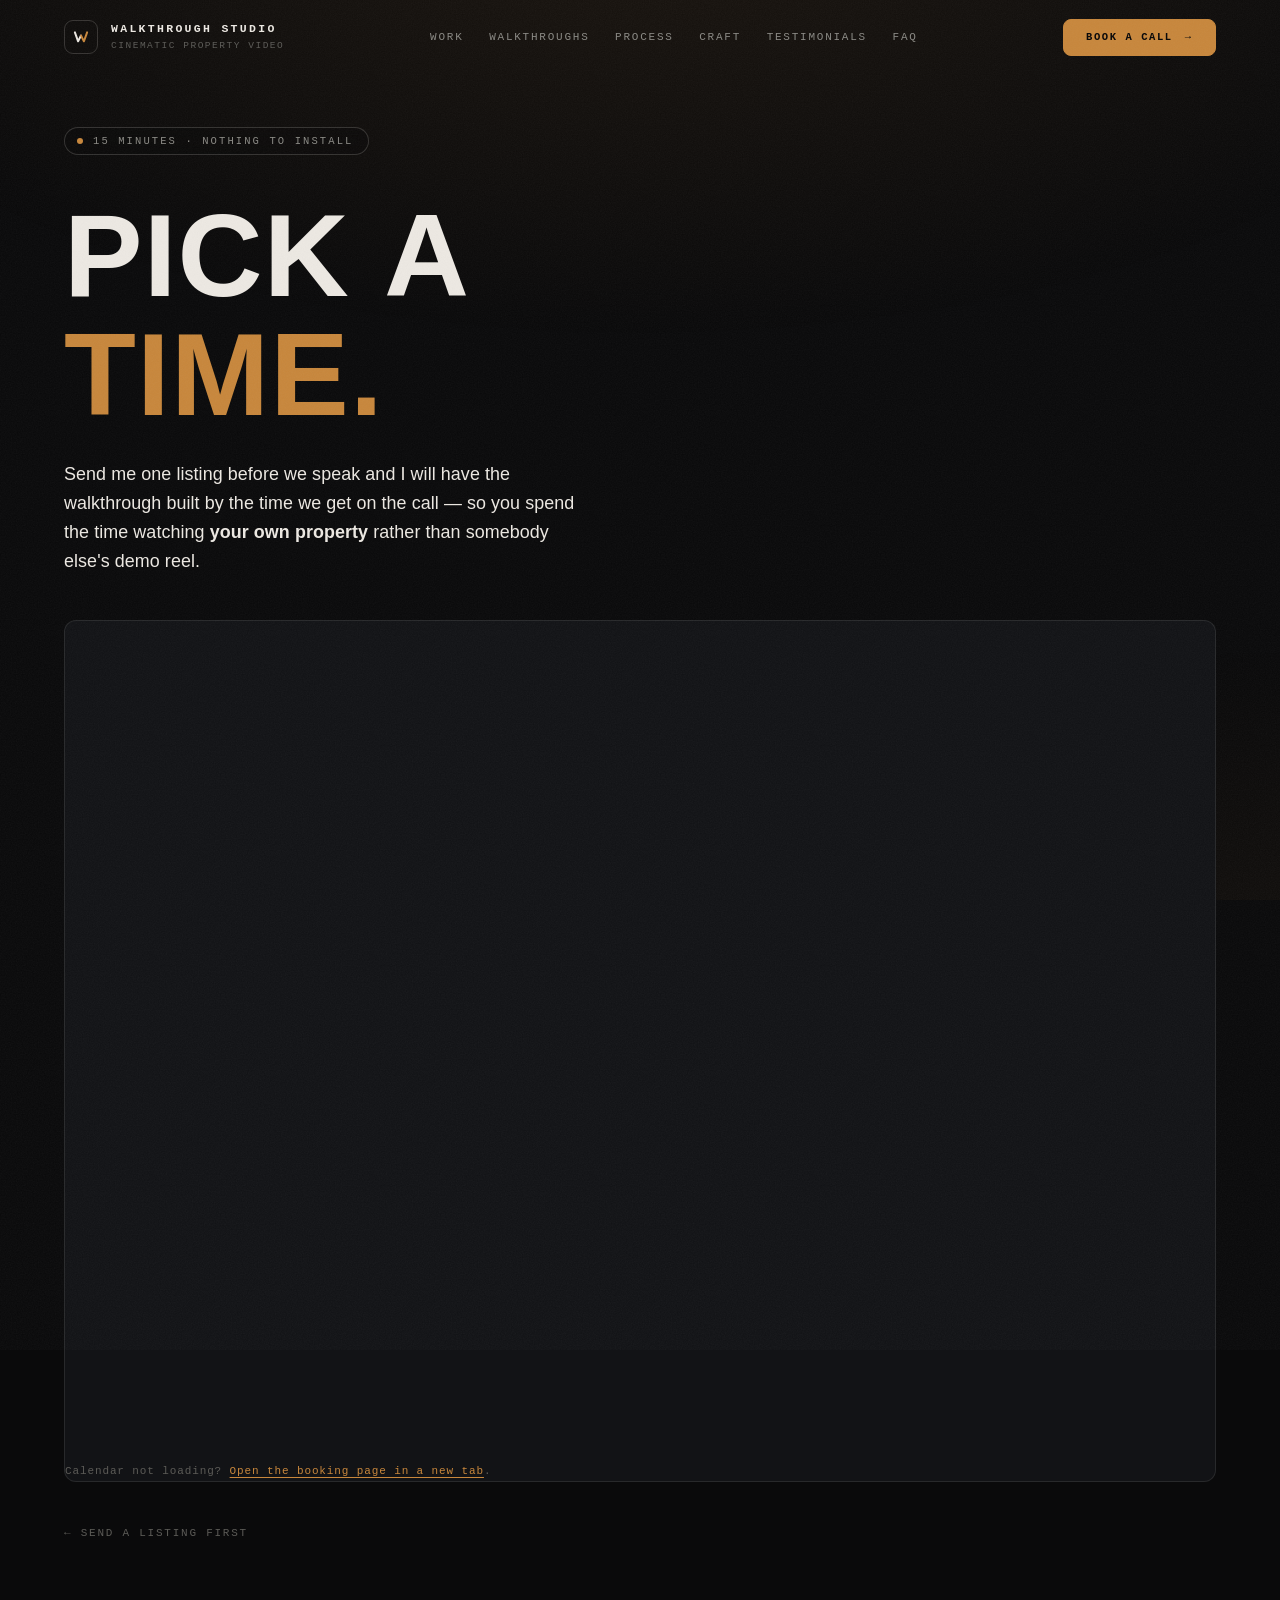
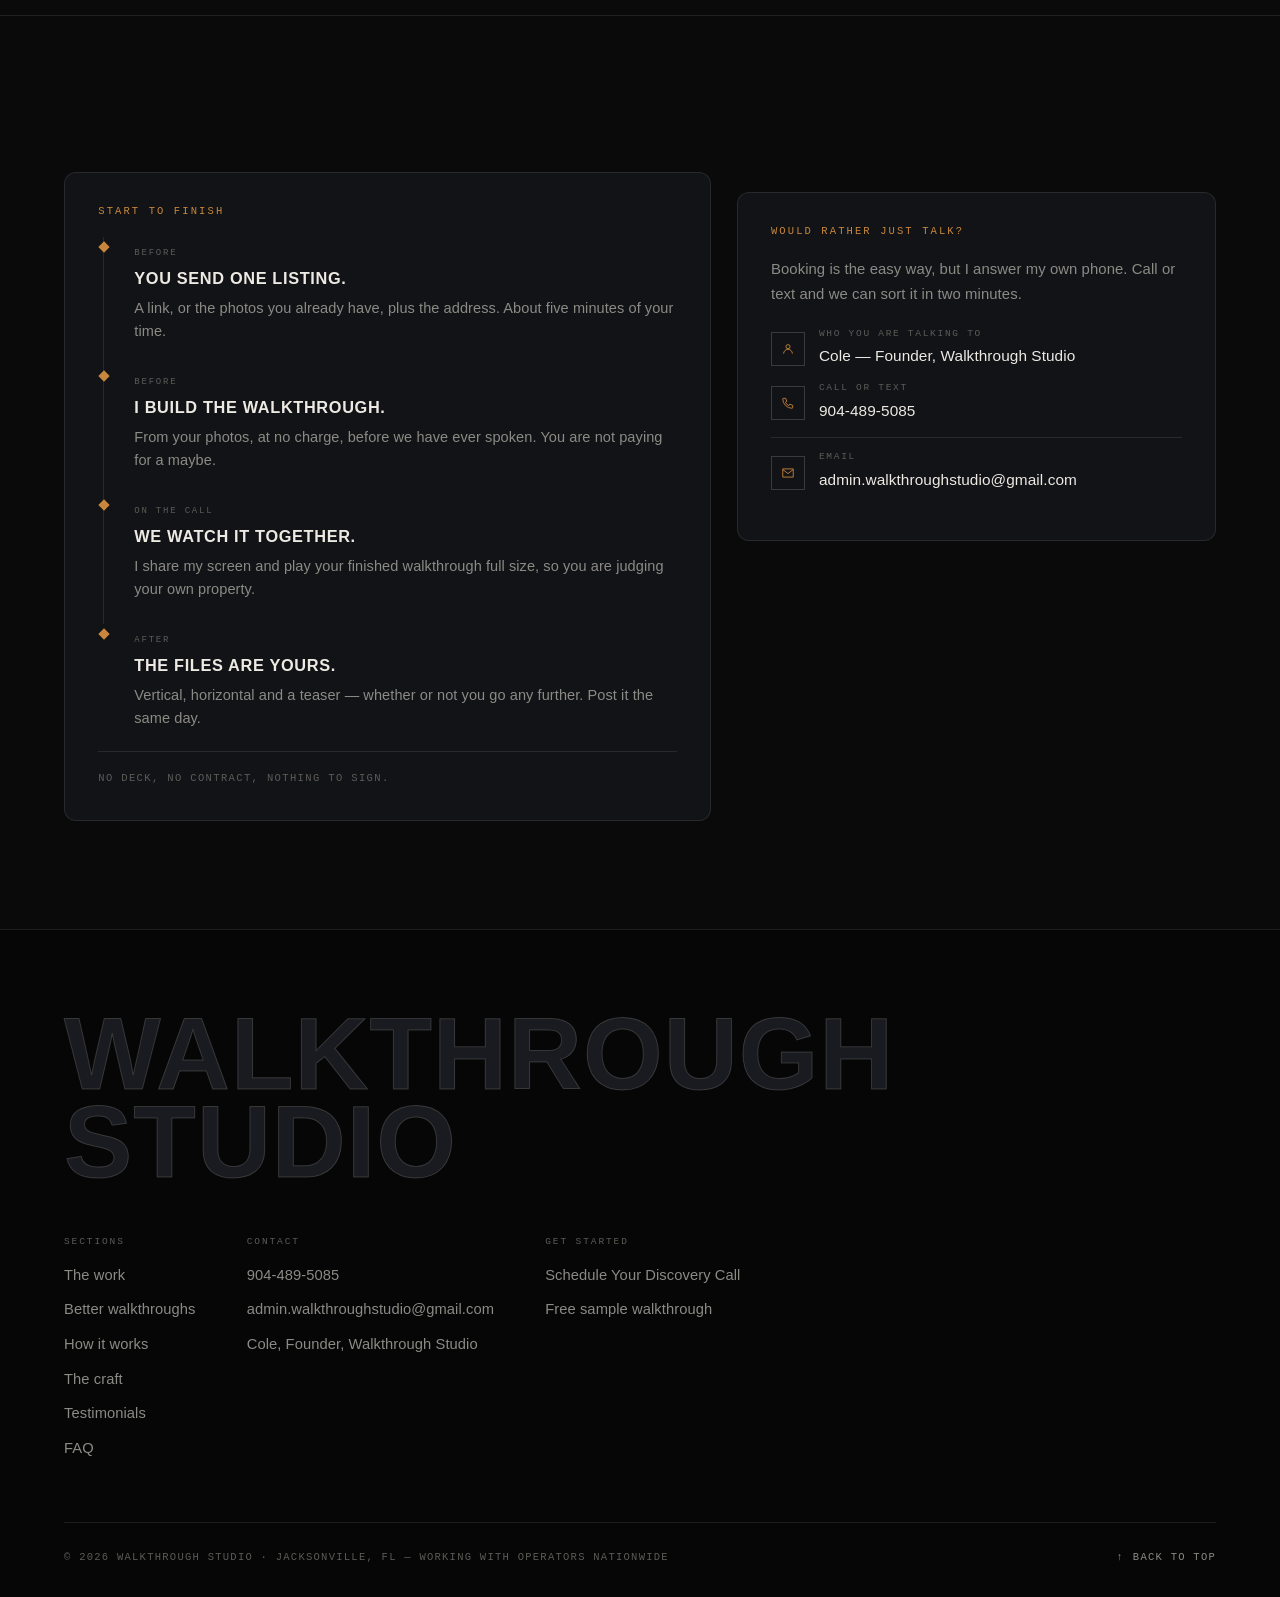
<file: book.html>
<!DOCTYPE html>
<html lang="en">
<head>
<meta charset="utf-8">
<meta name="viewport" content="width=device-width, initial-scale=1, viewport-fit=cover">
<title>Book a Call — Walkthrough Studio</title>
<meta name="description" content="Pick a time to talk about turning your listing photos into a cinematic walkthrough video. Send a property first and we watch your own finished walkthrough on the call.">
<meta name="theme-color" content="#0A0A0B">
<meta name="author" content="Cole — Walkthrough Studio">

<meta property="og:type" content="website">
<meta property="og:title" content="Book a Call — Walkthrough Studio">
<meta property="og:description" content="Pick a time. Send one listing first and we watch your own finished walkthrough on the call.">
<meta property="og:image" content="img/hero-estate.jpg">
<meta name="twitter:card" content="summary_large_image">

<link rel="icon" href="data:image/svg+xml,%3Csvg xmlns='http://www.w3.org/2000/svg' viewBox='0 0 100 100'%3E%3Crect width='100' height='100' rx='24' fill='%23C8873C'/%3E%3Cpath d='M16 26 L34 74 L50 44 L66 74 L84 26' fill='none' stroke='%230A0A0B' stroke-width='12' stroke-linecap='round' stroke-linejoin='round'/%3E%3C/svg%3E">
<link rel="stylesheet" href="css/site.css">
</head>

<body>

<a class="skip-link" href="#book">Skip to the calendar</a>

<!-- ================================================================== 00 · PRELOADER -->
<div class="preload" id="preload">
  <div class="preload-in">
    <div class="mono-mark">
      <svg viewBox="0 0 100 100" aria-hidden="true">
        <path class="w-a" d="M16 24 L34 74 L50 42"/>
        <path class="w-b" d="M50 42 L66 74 L84 24"/>
      </svg>
    </div>
    <div class="preload-name">Walkthrough Studio</div>
    <div class="preload-pct" id="preloadPct">00</div>
  </div>
</div>

<div class="ambient" aria-hidden="true"></div>
<div class="grain" aria-hidden="true"></div>
<div class="cursor" id="cursor" aria-hidden="true"><span class="label">PLAY</span></div>
<div class="progress" id="progress" aria-hidden="true"></div>


<!-- ================================================================== NAV -->
<header class="nav solid" id="nav">
  <div class="wrap nav-in">
    <a class="brand" href="index.html" aria-label="Walkthrough Studio, home">
      <span class="brand-mark">
        <svg viewBox="0 0 100 100" aria-hidden="true">
          <path class="w-a" d="M16 24 L34 74 L50 42"/>
          <path class="w-b" d="M50 42 L66 74 L84 24"/>
        </svg>
      </span>
      <span class="brand-txt">Walkthrough Studio<span>Cinematic property video</span></span>
    </a>

    <!-- No id="navLinks" here on purpose: the scroll-spy in site.js only runs on
         the one-page site, and without it the current-page link keeps .active. -->
    <nav class="nav-links" aria-label="Sections">
      <a href="index.html#work">Work</a>
      <a href="index.html#compare">Walkthroughs</a>
      <a href="index.html#process">Process</a>
      <a href="index.html#craft">Craft</a>
      <a href="testimonials.html">Testimonials</a>
      <a href="index.html#faq">FAQ</a>
    </nav>

    <a class="btn btn-solid nav-cta" href="#book" data-book aria-current="page"><span data-book-label="short">Book a Call</span><span class="arrow">→</span></a>

    <button class="nav-toggle" id="navToggle" aria-label="Open menu" aria-expanded="false" aria-controls="drawer">
      <i></i><i></i>
    </button>
  </div>
</header>

<div class="drawer" id="drawer">
  <a href="index.html#work">Work</a>
  <a href="index.html#compare">Better walkthroughs</a>
  <a href="index.html#process">Process</a>
  <a href="index.html#craft">Craft</a>
  <a href="testimonials.html">Testimonials</a>
  <a href="index.html#faq">FAQ</a>
  <a class="drawer-book" href="#book" data-book><span data-book-label>Book a Call</span></a>
  <div class="drawer-contact" id="drawerContact"></div>
</div>


<main id="top">

<!-- ================================================================== 01 · PAGE HEAD + CALENDAR -->
<section class="section book-page" id="book">
  <div class="wrap">
    <div class="hero-tag rise" data-rise="1">
      <span class="dot"></span><span><span data-book-duration>15 minutes</span> · nothing to install</span>
    </div>

    <h1 class="display d-xl" style="margin-top:18px">
      <span class="mask"><span class="word">Pick</span> <span class="word">a</span></span>
      <span class="mask"><span class="word amber">time.</span></span>
    </h1>

    <p class="hero-sub book-page-lede rise" data-rise="2">
      Send me one listing before we speak and I will have the walkthrough built by the time
      we get on the call — so you spend the time watching <strong>your own property</strong>
      rather than somebody else's demo reel.
    </p>

    <div class="cal-frame" id="calFrame"></div>

    <a class="book-back" href="index.html#book">← Send a listing first</a>
  </div>
</section>


<!-- ================================================================== 02 · WHAT HAPPENS -->
<section class="section" id="what">
  <div class="wrap">
    <div class="eyebrow" data-reveal="fade">
      <span class="num">01</span><span>What happens on the call</span><span class="bar"></span>
    </div>

    <div class="book-aside">
      <div class="card" data-reveal="fade">
        <h3>Start to finish</h3>
        <ol class="timeline">
          <li>
            <span class="tl-when">Before</span>
            <b>You send one listing.</b>
            <p>A link, or the photos you already have, plus the address. About five minutes of your time.</p>
          </li>
          <li>
            <span class="tl-when">Before</span>
            <b>I build the walkthrough.</b>
            <p>From your photos, at no charge, before we have ever spoken. You are not paying for a maybe.</p>
          </li>
          <li>
            <span class="tl-when">On the call</span>
            <b>We watch it together.</b>
            <p>I share my screen and play your finished walkthrough full size, so you are judging your own property.</p>
          </li>
          <li>
            <span class="tl-when">After</span>
            <b>The files are yours.</b>
            <p>Vertical, horizontal and a teaser — whether or not you go any further. Post it the same day.</p>
          </li>
        </ol>
        <p class="card-note">No deck, no contract, nothing to sign.</p>
      </div>

      <div class="card" data-reveal="fade" data-reveal-delay="120">
        <h3>Would rather just talk?</h3>
        <p class="card-lede">
          Booking is the easy way, but I answer my own phone. Call or text and we can sort it
          in two minutes.
        </p>
        <div id="contactRows"></div>
      </div>
    </div>
  </div>
</section>

</main>


<!-- ================================================================== 03 · FOOTER -->
<footer class="footer">
  <div class="wrap">
    <div class="footer-top">
      <h2 class="footer-word" data-reveal>Walkthrough<br>Studio</h2>

      <div class="footer-cols">
        <div class="footer-col" data-reveal="fade" data-reveal-delay="80">
          <h4>Sections</h4>
          <a href="index.html#work">The work</a>
          <a href="index.html#compare">Better walkthroughs</a>
          <a href="index.html#process">How it works</a>
          <a href="index.html#craft">The craft</a>
          <a href="testimonials.html">Testimonials</a>
          <a href="index.html#faq">FAQ</a>
        </div>
        <div class="footer-col" data-reveal="fade" data-reveal-delay="150">
          <h4>Contact</h4>
          <div id="footerContact"></div>
        </div>
        <div class="footer-col" data-reveal="fade" data-reveal-delay="220">
          <h4>Get started</h4>
          <a href="#book" data-book><span data-book-label>Book a Call</span></a>
          <a href="index.html#offer">Free sample walkthrough</a>
        </div>
      </div>
    </div>

    <div class="footer-bot">
      <span>&copy; <span id="year"></span> Walkthrough Studio · <span id="basedIn"></span></span>
      <a class="to-top" href="#top"><span class="a">↑</span><span>Back to top</span></a>
    </div>
  </div>
</footer>

<script src="js/config.js"></script>
<script src="js/site.js"></script>
</body>
</html>
</file>
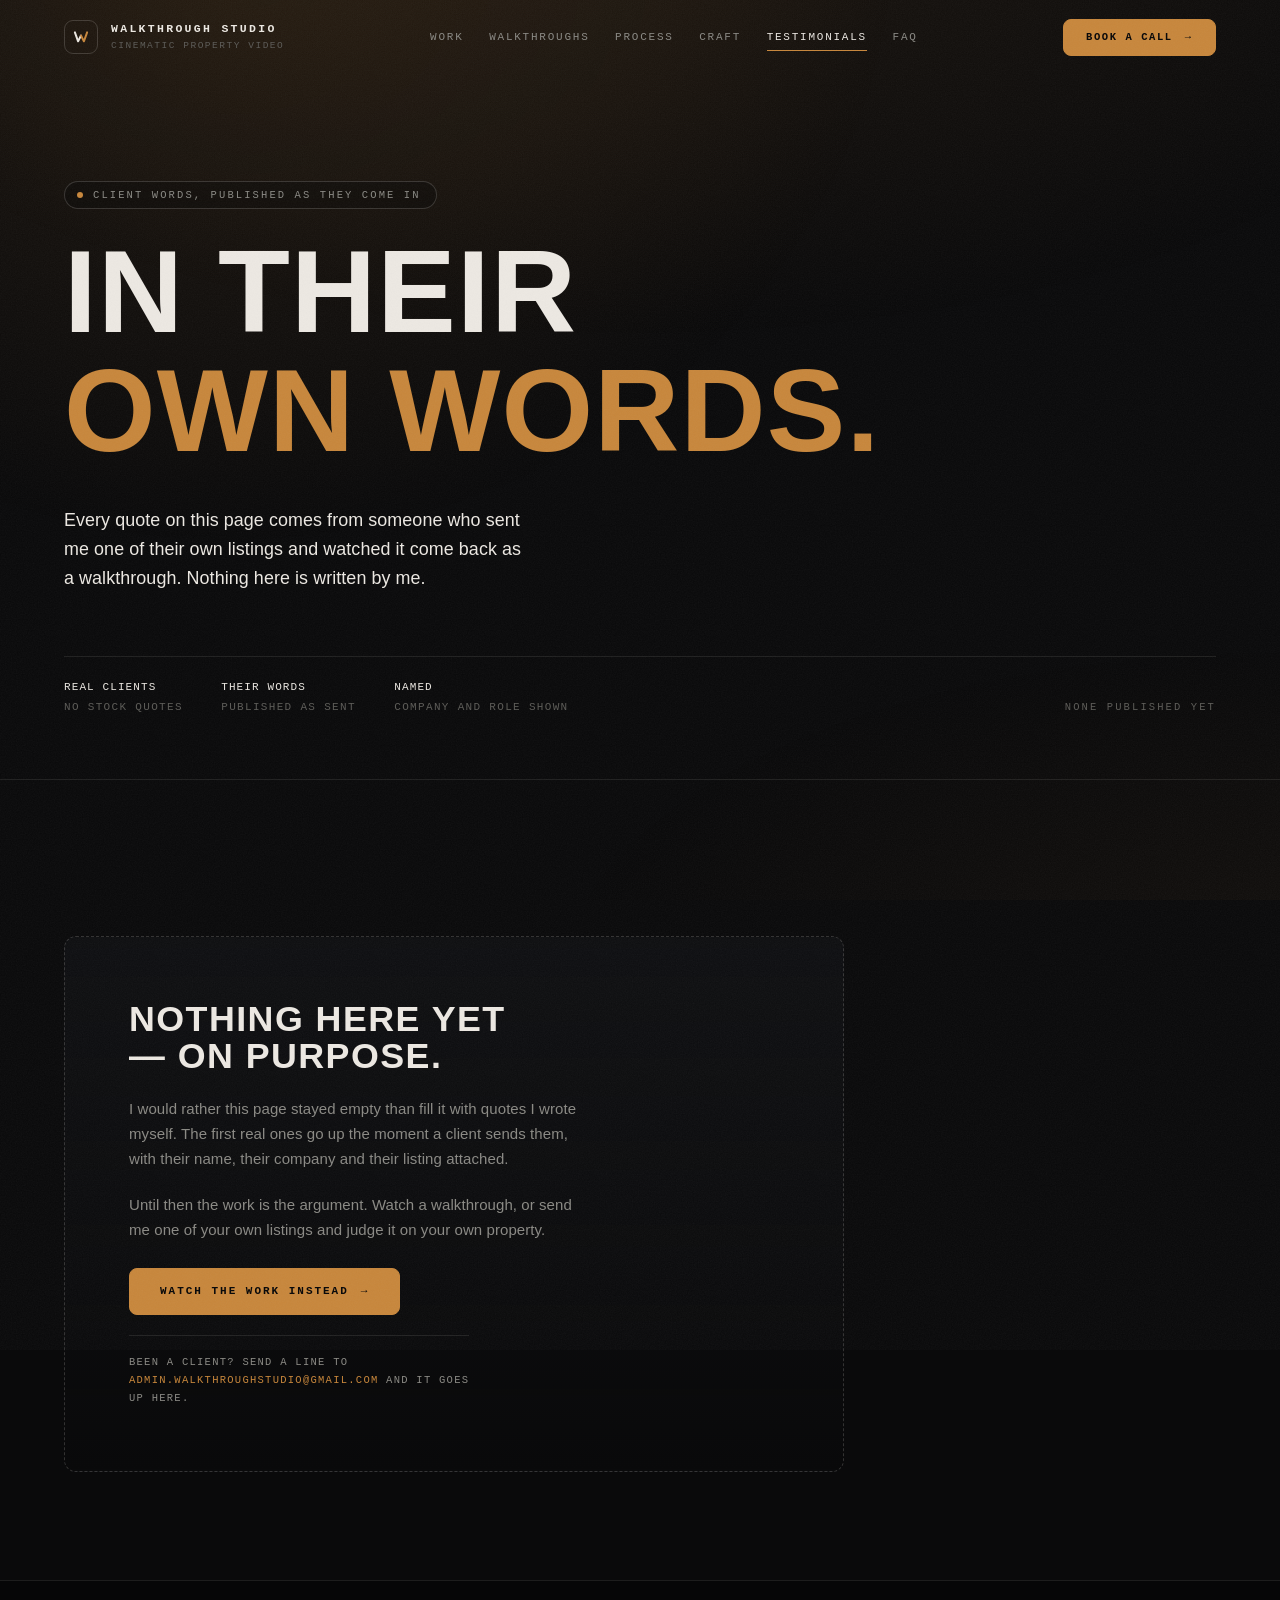
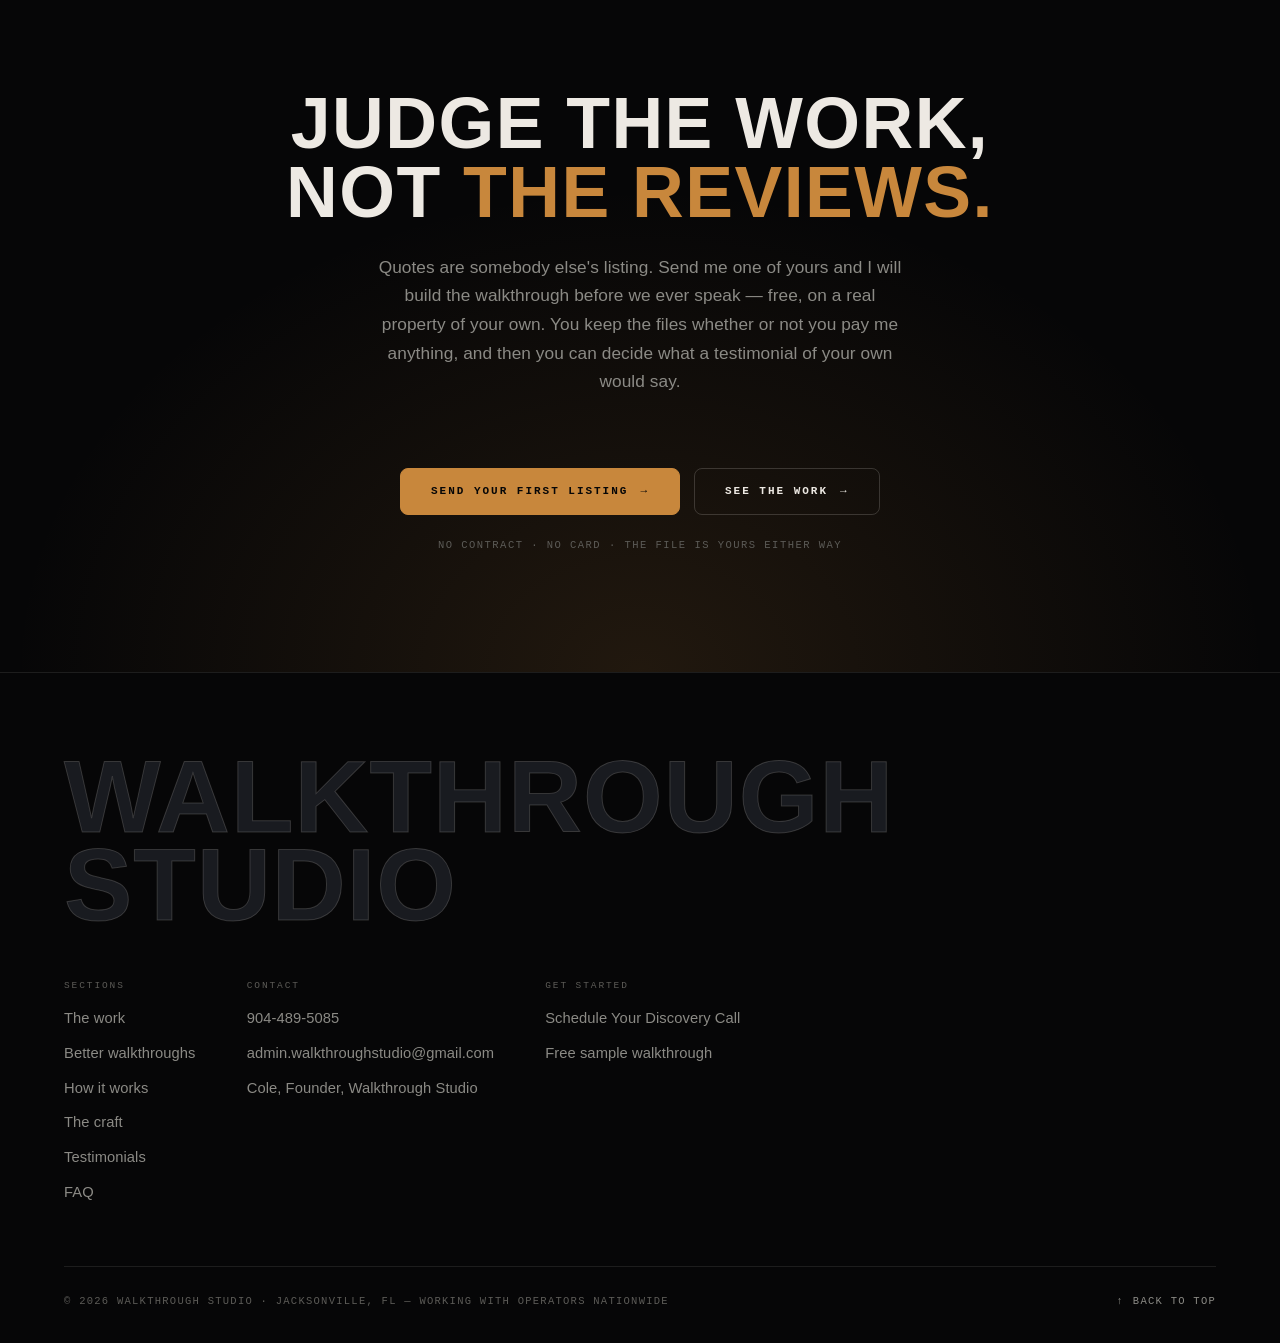
<file: testimonials.html>
<!DOCTYPE html>
<html lang="en">
<head>
<meta charset="utf-8">
<meta name="viewport" content="width=device-width, initial-scale=1, viewport-fit=cover">
<title>Testimonials — Walkthrough Studio</title>
<meta name="description" content="What operators say after they have seen one of their own listings turned into a cinematic walkthrough. Real words from real clients, published as they come in.">
<meta name="theme-color" content="#0A0A0B">
<meta name="author" content="Cole — Walkthrough Studio">

<meta property="og:type" content="website">
<meta property="og:title" content="Testimonials — Walkthrough Studio">
<meta property="og:description" content="What operators say after they have seen one of their own listings in motion.">
<meta property="og:image" content="img/hero-estate.jpg">
<meta name="twitter:card" content="summary_large_image">

<link rel="icon" href="data:image/svg+xml,%3Csvg xmlns='http://www.w3.org/2000/svg' viewBox='0 0 100 100'%3E%3Crect width='100' height='100' rx='24' fill='%23C8873C'/%3E%3Cpath d='M16 26 L34 74 L50 44 L66 74 L84 26' fill='none' stroke='%230A0A0B' stroke-width='12' stroke-linecap='round' stroke-linejoin='round'/%3E%3C/svg%3E">
<link rel="stylesheet" href="css/site.css">
</head>

<body>

<a class="skip-link" href="#quotes">Skip to the testimonials</a>

<!-- ================================================================== 00 · PRELOADER -->
<div class="preload" id="preload">
  <div class="preload-in">
    <div class="mono-mark">
      <svg viewBox="0 0 100 100" aria-hidden="true">
        <path class="w-a" d="M16 24 L34 74 L50 42"/>
        <path class="w-b" d="M50 42 L66 74 L84 24"/>
      </svg>
    </div>
    <div class="preload-name">Walkthrough Studio</div>
    <div class="preload-pct" id="preloadPct">00</div>
  </div>
</div>

<div class="ambient" aria-hidden="true"></div>
<div class="grain" aria-hidden="true"></div>
<div class="cursor" id="cursor" aria-hidden="true"><span class="label">PLAY</span></div>
<div class="progress" id="progress" aria-hidden="true"></div>


<!-- ================================================================== NAV -->
<header class="nav solid" id="nav">
  <div class="wrap nav-in">
    <a class="brand" href="index.html" aria-label="Walkthrough Studio, home">
      <span class="brand-mark">
        <svg viewBox="0 0 100 100" aria-hidden="true">
          <path class="w-a" d="M16 24 L34 74 L50 42"/>
          <path class="w-b" d="M50 42 L66 74 L84 24"/>
        </svg>
      </span>
      <span class="brand-txt">Walkthrough Studio<span>Cinematic property video</span></span>
    </a>

    <!-- No id="navLinks" here on purpose: the scroll-spy in site.js only runs on
         the one-page site, and without it the current-page link keeps .active. -->
    <nav class="nav-links" aria-label="Sections">
      <a href="index.html#work">Work</a>
      <a href="index.html#compare">Walkthroughs</a>
      <a href="index.html#process">Process</a>
      <a href="index.html#craft">Craft</a>
      <a class="active" href="testimonials.html" aria-current="page">Testimonials</a>
      <a href="index.html#faq">FAQ</a>
    </nav>

    <a class="btn btn-solid nav-cta" href="book.html" data-book><span data-book-label="short">Book a Call</span><span class="arrow">→</span></a>

    <button class="nav-toggle" id="navToggle" aria-label="Open menu" aria-expanded="false" aria-controls="drawer">
      <i></i><i></i>
    </button>
  </div>
</header>

<div class="drawer" id="drawer">
  <a href="index.html#work">Work</a>
  <a href="index.html#compare">Better walkthroughs</a>
  <a href="index.html#process">Process</a>
  <a href="index.html#craft">Craft</a>
  <a href="testimonials.html">Testimonials</a>
  <a href="index.html#faq">FAQ</a>
  <a class="drawer-book" href="book.html" data-book><span data-book-label>Book a Call</span></a>
  <div class="drawer-contact" id="drawerContact"></div>
</div>


<main id="top">

<!-- ================================================================== 01 · PAGE HEAD -->
<section class="page-head">
  <div class="wrap page-head-in">
    <div class="hero-tag rise" data-rise="1">
      <span class="dot"></span><span>Client words, published as they come in</span>
    </div>

    <h1 class="display d-xl">
      <span class="mask"><span class="word">In</span> <span class="word">their</span></span>
      <span class="mask"><span class="word amber">own</span> <span class="word amber">words.</span></span>
    </h1>

    <p class="hero-sub rise" data-rise="2">
      Every quote on this page comes from someone who sent me one of their own listings
      and watched it come back as a walkthrough. Nothing here is written by me.
    </p>

    <div class="hero-foot rise" data-rise="3">
      <div class="hero-meta">
        <div><b>Real clients</b>No stock quotes</div>
        <div><b>Their words</b>Published as sent</div>
        <div><b>Named</b>Company and role shown</div>
      </div>
      <div class="t-count" id="tCount"></div>
    </div>
  </div>
</section>


<!-- ================================================================== 02 · THE QUOTES -->
<section class="section" id="quotes">
  <div class="wrap">
    <div class="eyebrow" data-reveal="fade">
      <span class="num">01</span><span>Testimonials</span><span class="bar"></span>
    </div>

    <div class="t-grid" id="tGrid"></div>
  </div>
</section>


<!-- ================================================================== 03 · OFFER -->
<section class="section offer" id="offer">
  <div class="wrap offer-in">
    <h2 class="display d-lg" data-reveal>
      Judge the work,<br>not <span class="amber">the reviews.</span>
    </h2>
    <p class="lede" data-reveal data-reveal-delay="120">
      Quotes are somebody else's listing. Send me one of yours and I will build the
      walkthrough before we ever speak — free, on a real property of your own. You keep the
      files whether or not you pay me anything, and then you can decide what a testimonial
      of your own would say.
    </p>
    <div class="hero-cta" style="justify-content:center" data-reveal data-reveal-delay="220">
      <a class="btn btn-solid" href="index.html#book" data-magnetic>
        <span>Send your first listing</span><span class="arrow">→</span>
      </a>
      <a class="btn" href="index.html#work" data-magnetic>
        <span>See the work</span><span class="arrow">→</span>
      </a>
    </div>
    <p class="offer-note" data-reveal="fade" data-reveal-delay="300">
      No contract · No card · The file is yours either way
    </p>
  </div>
</section>

</main>


<!-- ================================================================== 04 · FOOTER -->
<footer class="footer">
  <div class="wrap">
    <div class="footer-top">
      <h2 class="footer-word" data-reveal>Walkthrough<br>Studio</h2>

      <div class="footer-cols">
        <div class="footer-col" data-reveal="fade" data-reveal-delay="80">
          <h4>Sections</h4>
          <a href="index.html#work">The work</a>
          <a href="index.html#compare">Better walkthroughs</a>
          <a href="index.html#process">How it works</a>
          <a href="index.html#craft">The craft</a>
          <a href="testimonials.html">Testimonials</a>
          <a href="index.html#faq">FAQ</a>
        </div>
        <div class="footer-col" data-reveal="fade" data-reveal-delay="150">
          <h4>Contact</h4>
          <div id="footerContact"></div>
        </div>
        <div class="footer-col" data-reveal="fade" data-reveal-delay="220">
          <h4>Get started</h4>
          <a href="book.html" data-book><span data-book-label>Book a Call</span></a>
          <a href="index.html#offer">Free sample walkthrough</a>
        </div>
      </div>
    </div>

    <div class="footer-bot">
      <span>&copy; <span id="year"></span> Walkthrough Studio · <span id="basedIn"></span></span>
      <a class="to-top" href="#top"><span class="a">↑</span><span>Back to top</span></a>
    </div>
  </div>
</footer>

<script src="js/config.js"></script>
<script src="js/site.js"></script>
</body>
</html>
</file>
<file: css/site.css>
/* ==========================================================================
   WALKTHROUGH STUDIO — CINEMA NOIR
   Hand-written. No framework, no CDN, no build step.

   Contents
     01  Tokens
     02  Reset + base
     03  Texture (grain, vignette)
     04  Type + section chrome
     05  Buttons + links
     06  Cursor
     07  Preloader
     08  Nav + scroll progress
     09  Hero
     10  Marquee
     11  Problem
     12  Work (portfolio grid)
     13  Lightbox
     14  Before / after
     15  Process (pinned)
     16  Deliverables
     17  Craft
     18  Offer
     19  Booking
     20  FAQ
     21  Footer
     22  Testimonials page
     23  Reveal animation states
     24  Responsive
     25  Reduced motion
   ========================================================================== */


/* == 01  TOKENS ========================================================== */

:root {
  /* Palette — dark-committed. This design has one look on purpose. */
  --void:    #0A0A0B;
  --pitch:   #060607;
  --carbon:  #121316;
  --slate:   #191B20;
  --edge:    rgba(237, 233, 227, 0.10);
  --edge-2:  rgba(237, 233, 227, 0.18);
  --bone:    #EDE9E3;
  --ash:     #8B8A85;
  --dim:     #5C5B57;
  --amber:   #C8873C;
  --ember:   #E3A85C;
  --amber-a: rgba(200, 135, 60, 0.14);

  /* Type stacks — all system-resident, so nothing is downloaded. */
  --f-display: 'Bahnschrift', 'DIN Alternate', 'Haettenschweiler', 'Helvetica Neue', Arial, sans-serif;
  --f-body:    -apple-system, BlinkMacSystemFont, 'Segoe UI', Roboto, Helvetica, Arial, sans-serif;
  --f-serif:   'Iowan Old Style', 'Charter', 'Palatino Linotype', Georgia, serif;
  --f-mono:    'Cascadia Mono', ui-monospace, 'SF Mono', 'Consolas', 'Roboto Mono', monospace;

  /* Rhythm */
  --gut:   clamp(20px, 5vw, 64px);
  --stack: clamp(72px, 12vh, 150px);
  --maxw:  1440px;

  /* Motion */
  --ease:      cubic-bezier(0.22, 1, 0.36, 1);
  --ease-io:   cubic-bezier(0.65, 0, 0.35, 1);
  --slow:      900ms;
  --med:       520ms;
  --fast:      240ms;

  /* Film grain, generated inline so the page never fetches an external asset. */
  --grain-src: url("data:image/svg+xml,%3Csvg xmlns='http://www.w3.org/2000/svg' width='220' height='220'%3E%3Cfilter id='n'%3E%3CfeTurbulence type='fractalNoise' baseFrequency='0.82' numOctaves='4' stitchTiles='stitch'/%3E%3CfeColorMatrix type='saturate' values='0'/%3E%3C/filter%3E%3Crect width='220' height='220' filter='url(%23n)' opacity='0.9'/%3E%3C/svg%3E");
}


/* == 02  RESET + BASE ==================================================== */

*, *::before, *::after { box-sizing: border-box; }

html {
  scroll-behavior: smooth;
  -webkit-text-size-adjust: 100%;
}

body {
  margin: 0;
  background: var(--void);
  color: var(--bone);
  font-family: var(--f-body);
  font-size: clamp(15px, 1.05vw, 17px);
  line-height: 1.68;
  letter-spacing: 0.005em;
  overflow-x: hidden;
  -webkit-font-smoothing: antialiased;
  -moz-osx-font-smoothing: grayscale;
}

body.is-locked { overflow: hidden; }

img, video { display: block; max-width: 100%; }
button { font: inherit; color: inherit; background: none; border: 0; padding: 0; cursor: pointer; }
a { color: inherit; text-decoration: none; }

::selection { background: var(--amber); color: var(--pitch); }

:focus-visible {
  outline: 2px solid var(--ember);
  outline-offset: 3px;
  border-radius: 2px;
}

.skip-link {
  position: fixed; top: 10px; left: 10px; z-index: 999;
  padding: 10px 18px; background: var(--amber); color: var(--pitch);
  font: 600 13px/1 var(--f-mono); letter-spacing: .08em; text-transform: uppercase;
  transform: translateY(-160%); transition: transform var(--fast) var(--ease);
}
.skip-link:focus { transform: translateY(0); }

.sr-only {
  position: absolute; width: 1px; height: 1px; padding: 0; margin: -1px;
  overflow: hidden; clip: rect(0 0 0 0); white-space: nowrap; border: 0;
}

.wrap {
  width: 100%;
  max-width: var(--maxw);
  margin-inline: auto;
  padding-inline: var(--gut);
}


/* == 03  TEXTURE ========================================================= */

/* Film grain over the whole page. This single layer does more to kill the
   "generated template" feel than anything else in the stylesheet. */
.grain {
  position: fixed; inset: -50%;
  z-index: 400;
  pointer-events: none;
  opacity: 0.055;
  background-image: var(--grain-src);
  background-size: 220px 220px;
  will-change: transform;
  animation: grain-shift 900ms steps(4) infinite;
}

@keyframes grain-shift {
  0%   { transform: translate(0, 0); }
  25%  { transform: translate(-3%, 2%); }
  50%  { transform: translate(2%, -3%); }
  75%  { transform: translate(-2%, -2%); }
  100% { transform: translate(3%, 1%); }
}

/* Warm scanline haze that sits above the page ground but below content. */
.ambient {
  position: fixed; inset: 0; z-index: 0; pointer-events: none;
  background:
    radial-gradient(120% 80% at 50% -10%, rgba(200,135,60,.09), transparent 60%),
    radial-gradient(90% 60% at 100% 110%, rgba(200,135,60,.05), transparent 65%);
}

.vig::after {
  content: ''; position: absolute; inset: 0; pointer-events: none;
  background: radial-gradient(115% 90% at 50% 45%, transparent 42%, rgba(6,6,7,.72) 100%);
}


/* == 04  TYPE + SECTION CHROME =========================================== */

.display {
  font-family: var(--f-display);
  font-weight: 600;
  line-height: 0.95;
  letter-spacing: 0.02em;
  text-transform: uppercase;
  margin: 0;
}

.d-xl { font-size: clamp(2.9rem, 9.2vw, 9.5rem); letter-spacing: 0.01em; }
.d-lg { font-size: clamp(2.2rem, 5.6vw, 5.2rem); }
.d-md { font-size: clamp(1.7rem, 3.4vw, 3.1rem); letter-spacing: 0.03em; }

.serif {
  font-family: var(--f-serif);
  text-transform: none;
  font-weight: 400;
  letter-spacing: -0.01em;
  line-height: 1.12;
}

.lede {
  max-width: 56ch;
  font-size: clamp(1.02rem, 1.35vw, 1.24rem);
  line-height: 1.66;
  color: var(--ash);
  margin: 0;
}
.lede strong { color: var(--bone); font-weight: 500; }

.section {
  position: relative;
  z-index: 1;
  padding-block: var(--stack);
  border-top: 1px solid var(--edge);
}
.section:first-of-type { border-top: 0; }

/* "03 — The problem" */
.eyebrow {
  display: flex; align-items: center; gap: 14px;
  font: 500 clamp(10px, .78vw, 11.5px)/1 var(--f-mono);
  letter-spacing: 0.28em;
  text-transform: uppercase;
  color: var(--amber);
  margin-bottom: clamp(22px, 3vw, 38px);
}
.eyebrow .num { color: var(--dim); }
.eyebrow .bar {
  flex: 1 1 auto; height: 1px; max-width: 180px;
  background: linear-gradient(90deg, var(--amber-a), transparent);
}

.rule { height: 1px; background: var(--edge); border: 0; margin: 0; }


/* == 05  BUTTONS ========================================================= */

.btn {
  position: relative;
  display: inline-flex; align-items: center; gap: 12px;
  padding: 17px 30px;
  font: 600 clamp(11px, .82vw, 12.5px)/1 var(--f-mono);
  letter-spacing: 0.18em;
  text-transform: uppercase;
  border: 1px solid var(--edge-2);
  color: var(--bone);
  overflow: hidden;
  transition: color var(--fast) var(--ease), border-color var(--fast) var(--ease),
              transform 400ms var(--ease);
  will-change: transform;
}
/* Amber sweeps in from the bottom rather than a flat colour swap. */
.btn::before {
  content: ''; position: absolute; inset: 0; z-index: -1;
  background: var(--amber);
  transform: translateY(101%);
  transition: transform 460ms var(--ease);
}
.btn > * { position: relative; }
.btn:hover { color: var(--pitch); border-color: var(--amber); }
.btn:hover::before { transform: translateY(0); }

.btn-solid { background: var(--amber); color: var(--pitch); border-color: var(--amber); }
.btn-solid::before { background: var(--ember); }
.btn-solid:hover { color: var(--pitch); border-color: var(--ember); }

.btn .arrow { transition: transform 380ms var(--ease); }
.btn:hover .arrow { transform: translateX(5px); }

/* Underline that draws in from the left. */
.ulink {
  position: relative;
  color: var(--amber);
  font: 500 12px/1 var(--f-mono);
  letter-spacing: .16em; text-transform: uppercase;
}
.ulink::after {
  content: ''; position: absolute; left: 0; bottom: -6px; height: 1px; width: 100%;
  background: currentColor; transform: scaleX(0); transform-origin: left;
  transition: transform 420ms var(--ease);
}
.ulink:hover::after { transform: scaleX(1); }


/* == 06  CURSOR ========================================================== */

.cursor {
  position: fixed; top: 0; left: 0; z-index: 500;
  width: 34px; height: 34px; margin: -17px 0 0 -17px;
  border: 1px solid var(--edge-2); border-radius: 50%;
  pointer-events: none; opacity: 0;
  display: grid; place-items: center;
  font: 600 8.5px/1 var(--f-mono); letter-spacing: .12em; color: var(--pitch);
  transition: opacity var(--fast) linear,
              width 340ms var(--ease), height 340ms var(--ease),
              margin 340ms var(--ease), background-color 340ms var(--ease),
              border-color 340ms var(--ease);
}
.cursor.on { opacity: 1; }
.cursor .label { opacity: 0; transition: opacity 200ms linear; }
.cursor.play {
  width: 88px; height: 88px; margin: -44px 0 0 -44px;
  background: var(--amber); border-color: var(--amber);
}
.cursor.play .label { opacity: 1; }
.cursor.link { width: 54px; height: 54px; margin: -27px 0 0 -27px; border-color: var(--amber); }

/* Only on real pointers. Touch devices never see it. */
@media (hover: none), (pointer: coarse) { .cursor { display: none; } }


/* == 07  PRELOADER ======================================================= */

.preload {
  position: fixed; inset: 0; z-index: 600;
  background: var(--pitch);
  display: grid; place-items: center;
  transition: transform 1000ms var(--ease-io);
}
.preload.gone { transform: translateY(-100%); }
.preload[hidden] { display: none; }

.preload-in { text-align: center; }

.mono-mark {
  width: 92px; height: 92px; margin: 0 auto 26px;
  display: grid; place-items: center;
  border: 1px solid var(--edge-2); border-radius: 22px;
}
.mono-mark svg { width: 48px; height: 48px; overflow: visible; }
.mono-mark path {
  fill: none; stroke-width: 11;
  stroke-linecap: round; stroke-linejoin: round;
  /* Each half of the W is ~89 units long. */
  stroke-dasharray: 90; stroke-dashoffset: 90;
  animation: draw 900ms var(--ease) forwards;
}
.mono-mark .w-a { stroke: var(--bone); }
.mono-mark .w-b { stroke: var(--amber); animation-delay: 260ms; }
@keyframes draw { to { stroke-dashoffset: 0; } }

.preload-name {
  font: 500 11px/1 var(--f-mono); letter-spacing: .42em;
  text-transform: uppercase; color: var(--ash);
}
.preload-pct {
  margin-top: 14px;
  font: 500 11px/1 var(--f-mono); letter-spacing: .2em; color: var(--dim);
  font-variant-numeric: tabular-nums;
}


/* == 08  NAV + PROGRESS ================================================== */

.progress {
  position: fixed; top: 0; left: 0; z-index: 320;
  height: 2px; width: 100%; transform: scaleX(0); transform-origin: left;
  background: linear-gradient(90deg, var(--amber), var(--ember));
}

.nav {
  position: fixed; top: 0; left: 0; right: 0; z-index: 300;
  transition: background-color 420ms var(--ease), backdrop-filter 420ms var(--ease),
              border-color 420ms var(--ease), transform 480ms var(--ease);
  border-bottom: 1px solid transparent;
}
.nav.solid {
  background: rgba(10, 10, 11, 0.76);
  backdrop-filter: blur(16px) saturate(120%);
  -webkit-backdrop-filter: blur(16px) saturate(120%);
  border-bottom-color: var(--edge);
}
/* Slides away when scrolling down, returns on scroll up. */
.nav.tucked { transform: translateY(-104%); }

.nav-in {
  display: flex; align-items: center; justify-content: space-between; gap: 24px;
  height: 74px;
}

.brand { display: flex; align-items: center; gap: 13px; }
.brand-mark {
  width: 34px; height: 34px; display: grid; place-items: center;
  border: 1px solid var(--edge-2); border-radius: 9px;
  transition: border-color var(--fast) var(--ease);
}
.brand:hover .brand-mark { border-color: var(--amber); }
.brand-mark svg { width: 18px; height: 18px; }
.brand-mark path {
  fill: none; stroke-width: 11;
  stroke-linecap: round; stroke-linejoin: round;
}
.brand-mark .w-a { stroke: var(--bone); }
.brand-mark .w-b { stroke: var(--amber); }
.brand-txt {
  font: 600 11.5px/1.25 var(--f-mono);
  letter-spacing: .2em; text-transform: uppercase;
}
.brand-txt span { display: block; color: var(--dim); letter-spacing: .16em; font-weight: 400; font-size: 9.5px; margin-top: 3px; }

.nav-links { display: flex; align-items: center; gap: clamp(16px, 2vw, 30px); }
.nav-links a {
  position: relative;
  font: 500 11px/1 var(--f-mono); letter-spacing: .16em; text-transform: uppercase;
  color: var(--ash);
  transition: color var(--fast) var(--ease);
}
.nav-links a::after {
  content: ''; position: absolute; left: 0; bottom: -8px; height: 1px; width: 100%;
  background: var(--amber); transform: scaleX(0); transform-origin: left;
  transition: transform 380ms var(--ease);
}
.nav-links a:hover { color: var(--bone); }
.nav-links a.active { color: var(--bone); }
.nav-links a.active::after { transform: scaleX(1); }

.nav-cta {
  padding: 12px 22px; font-size: 10.5px; letter-spacing: .15em;
  white-space: nowrap;   /* two lines in the nav bar looks broken */
}

/* Mobile menu */
.nav-toggle { display: none; width: 40px; height: 40px; position: relative; }
.nav-toggle i {
  position: absolute; left: 9px; right: 9px; height: 1.5px; background: var(--bone);
  transition: transform 380ms var(--ease), opacity 200ms linear;
}
.nav-toggle i:nth-child(1) { top: 15px; }
.nav-toggle i:nth-child(2) { top: 23px; }
.nav-toggle.open i:nth-child(1) { transform: translateY(4px) rotate(45deg); }
.nav-toggle.open i:nth-child(2) { transform: translateY(-4px) rotate(-45deg); }

.drawer {
  position: fixed; inset: 74px 0 0; z-index: 290;
  background: var(--pitch);
  padding: 40px var(--gut);
  display: none; flex-direction: column; gap: 6px;
  clip-path: inset(0 0 100% 0);
  transition: clip-path 620ms var(--ease);
}
.drawer.show { clip-path: inset(0 0 0 0); }
.drawer a {
  padding: 16px 0; border-bottom: 1px solid var(--edge);
  font-family: var(--f-display); font-size: 1.6rem; text-transform: uppercase;
  letter-spacing: .04em;
}
.drawer .drawer-contact {
  margin-top: auto; padding-top: 28px;
  font: 400 13px/1.9 var(--f-mono); color: var(--ash); border: 0;
}


/* == 09  HERO ============================================================ */

.hero {
  position: relative;
  z-index: 1;
  min-height: 100svh;
  display: flex; align-items: flex-end;
  overflow: hidden;
  border-top: 0;
  /* The hero bottom-aligns its content and clips its overflow, so with no
     top padding a long headline+sub slides up underneath the fixed nav and
     gets cut off on a small phone. This is the floor it cannot pass; the
     nav row itself is 74px. On a screen tall enough for the content it
     costs nothing, because the content is still pinned to the bottom. */
  padding-block: 94px clamp(48px, 8vh, 92px);
}

.hero-media {
  position: absolute; inset: -6% 0;
  z-index: 0;
  will-change: transform;
}
.hero-media video, .hero-media img {
  width: 100%; height: 100%;
  object-fit: cover;
  filter: saturate(0.86) contrast(1.06) brightness(0.62);
}
.hero-media::after {
  content: ''; position: absolute; inset: 0;
  background:
    linear-gradient(180deg, rgba(6,6,7,.86) 0%, rgba(6,6,7,.30) 34%, rgba(6,6,7,.62) 72%, rgba(6,6,7,.96) 100%),
    radial-gradient(100% 70% at 50% 50%, transparent 40%, rgba(6,6,7,.6) 100%);
}

.hero-in { position: relative; z-index: 2; width: 100%; }

.hero-tag {
  display: inline-flex; align-items: center; gap: 10px;
  padding: 8px 15px 8px 12px;
  border: 1px solid var(--edge-2);
  font: 500 10.5px/1 var(--f-mono); letter-spacing: .2em; text-transform: uppercase;
  color: var(--ash);
  margin-bottom: clamp(20px, 3vh, 32px);
  background: rgba(10,10,11,.4);
  backdrop-filter: blur(6px);
}
.hero-tag .dot {
  width: 6px; height: 6px; border-radius: 50%; background: var(--amber);
  animation: pulse 2.4s ease-in-out infinite;
}
@keyframes pulse {
  0%, 100% { opacity: 1; box-shadow: 0 0 0 0 rgba(200,135,60,.55); }
  50%      { opacity: .65; box-shadow: 0 0 0 7px rgba(200,135,60,0); }
}

.hero h1 { max-width: 15ch; }
/* class="amber" highlights part of any display headline. It used to be
   defined only for the hero, the offer block and the page-head, so the same
   markup silently did nothing in an ordinary section heading. */
.display .amber { color: var(--amber); }
.hero h1 .amber { color: var(--amber); }

.hero-sub {
  margin: clamp(22px, 3.5vh, 38px) 0 0;
  max-width: 46ch;
  font-size: clamp(1.02rem, 1.4vw, 1.28rem);
  line-height: 1.62;
  color: var(--bone);
  opacity: .84;
}

.hero-cta {
  display: flex; flex-wrap: wrap; gap: 14px;
  margin-top: clamp(28px, 4vh, 46px);
}

.hero-foot {
  display: flex; align-items: flex-end; justify-content: space-between; gap: 24px;
  margin-top: clamp(40px, 7vh, 80px);
  padding-top: 22px;
  border-top: 1px solid var(--edge);
}
.hero-meta {
  display: flex; flex-wrap: wrap; gap: clamp(20px, 3vw, 46px);
  font: 400 11px/1.5 var(--f-mono); letter-spacing: .12em; text-transform: uppercase;
  color: var(--dim);
}
.hero-meta b { display: block; color: var(--bone); font-weight: 500; letter-spacing: .1em; margin-bottom: 4px; }

.scroll-cue {
  display: flex; align-items: center; gap: 10px;
  font: 400 10px/1 var(--f-mono); letter-spacing: .22em; text-transform: uppercase;
  color: var(--dim); flex-shrink: 0;
}
.scroll-cue .track {
  position: relative; width: 1px; height: 44px; background: var(--edge-2); overflow: hidden;
}
.scroll-cue .track::after {
  content: ''; position: absolute; left: 0; width: 1px; height: 16px; background: var(--amber);
  animation: cue 2s var(--ease-io) infinite;
}
@keyframes cue {
  0%   { top: -16px; }
  100% { top: 44px; }
}

/* Word-by-word headline reveal */
.mask { display: block; overflow: hidden; padding-bottom: 0.06em; }
.mask .word {
  display: inline-block;
  transform: translateY(112%);
  transition: transform 1000ms var(--ease);
}
.ready .mask .word { transform: translateY(0); }

/* Generic fade-up used by hero furniture, staggered from JS. */
.rise { opacity: 0; transform: translateY(22px); transition: opacity 800ms var(--ease), transform 800ms var(--ease); }
.ready .rise { opacity: 1; transform: none; }


/* == 10  MARQUEE ========================================================= */

.marquee {
  position: relative; z-index: 1;
  border-block: 1px solid var(--edge);
  background: var(--pitch);
  overflow: hidden;
  padding-block: clamp(16px, 2.2vw, 24px);
  -webkit-mask-image: linear-gradient(90deg, transparent, #000 9%, #000 91%, transparent);
          mask-image: linear-gradient(90deg, transparent, #000 9%, #000 91%, transparent);
}
.marquee-track {
  display: flex; width: max-content;
  animation: slide 42s linear infinite;
}
.marquee:hover .marquee-track { animation-play-state: paused; }
@keyframes slide { to { transform: translateX(-50%); } }

.marquee-track span {
  display: inline-flex; align-items: center; gap: clamp(28px, 4vw, 56px);
  padding-right: clamp(28px, 4vw, 56px);
  font-family: var(--f-display);
  font-size: clamp(.95rem, 1.6vw, 1.45rem);
  text-transform: uppercase; letter-spacing: .1em;
  color: var(--ash); white-space: nowrap;
}
.marquee-track span::after {
  content: ''; width: 5px; height: 5px; background: var(--amber);
  transform: rotate(45deg); flex-shrink: 0;
}


/* == 11  PROBLEM ========================================================= */

.problem-grid-wrap { position: relative; }

.pgrid {
  display: grid;
  grid-template-columns: repeat(3, 1fr);
  gap: clamp(6px, .8vw, 12px);
}
.pgrid figure {
  position: relative; margin: 0; aspect-ratio: 4 / 3; overflow: hidden;
  background: var(--slate);
}
.pgrid img {
  width: 100%; height: 100%; object-fit: cover;
  filter: grayscale(1) brightness(.42) contrast(.9);
  transform: scale(1.04);
  transition: opacity 900ms var(--ease), filter 1200ms var(--ease), transform 1600ms var(--ease);
}
.pgrid figure::after {
  content: ''; position: absolute; inset: 0;
  border: 1px solid var(--edge);
  pointer-events: none;
}

/* The one tile that comes alive. */
.pgrid figure.alive video {
  position: absolute; inset: 0; width: 100%; height: 100%; object-fit: cover;
  opacity: 0; transform: scale(1.06);
  transition: opacity 900ms var(--ease), transform 1400ms var(--ease);
}
.pgrid figure.alive img { transition-delay: 0ms; }
.is-visible .pgrid figure.alive img { opacity: 0; }
.is-visible .pgrid figure.alive video { opacity: 1; transform: scale(1); }
.pgrid figure.alive::after { border-color: var(--amber); }

.pgrid figure.alive .flag {
  position: absolute; left: 0; bottom: 0; z-index: 2;
  padding: 7px 12px; background: var(--amber); color: var(--pitch);
  font: 600 9.5px/1 var(--f-mono); letter-spacing: .16em; text-transform: uppercase;
  transform: translateY(100%);
  transition: transform 620ms var(--ease) 700ms;
}
.is-visible .pgrid figure.alive .flag { transform: translateY(0); }

.split {
  display: grid;
  grid-template-columns: minmax(0, 1fr) minmax(0, 1fr);
  gap: clamp(32px, 6vw, 96px);
  align-items: center;
}
.split-narrow { grid-template-columns: minmax(0, 5fr) minmax(0, 6fr); }

.problem-copy p + p { margin-top: 1.1em; }
.problem-copy .kicker {
  font-family: var(--f-serif); font-size: clamp(1.35rem, 2.4vw, 2.1rem);
  line-height: 1.28; color: var(--bone); margin: 0 0 1em;
}
.problem-copy .kicker em { color: var(--amber); font-style: italic; }


/* == 12  WORK ============================================================ */

.work-head {
  display: flex; align-items: flex-end; justify-content: space-between;
  gap: 24px; flex-wrap: wrap;
  margin-bottom: clamp(30px, 4vw, 52px);
}

.work-grid {
  display: grid;
  grid-template-columns: repeat(auto-fill, minmax(340px, 1fr));
  gap: clamp(14px, 1.6vw, 26px);
}
.work-card.feature { grid-column: span 2; }

.work-card {
  position: relative;
  display: block; width: 100%; text-align: left;
  background: var(--carbon);
  border: 1px solid var(--edge);
  overflow: hidden;
  transition: border-color 460ms var(--ease), transform 620ms var(--ease);
}
.work-card:hover { border-color: var(--edge-2); transform: translateY(-4px); }

.work-thumb {
  display: block;
  position: relative; aspect-ratio: 16 / 10; overflow: hidden; background: var(--pitch);
}
.work-thumb img, .work-thumb video {
  position: absolute; inset: 0; width: 100%; height: 100%; object-fit: cover;
}
.work-thumb video { opacity: 0; transition: opacity 600ms var(--ease); }
.work-card:hover .work-thumb video { opacity: 1; }
.work-thumb img {
  transform: scale(1.01);
  filter: brightness(.82) saturate(.94);
  transition: transform 1400ms var(--ease), filter 600ms var(--ease);
}
.work-card:hover .work-thumb img { transform: scale(1.06); filter: brightness(.55); }

/* Letterbox bars, so every thumbnail reads as film regardless of source ratio. */
.work-thumb::before, .work-thumb::after {
  content: ''; position: absolute; left: 0; right: 0; height: 16px;
  background: var(--pitch); z-index: 2; pointer-events: none;
}
.work-thumb::before { top: 0; }
.work-thumb::after  { bottom: 0; }

.work-dur {
  position: absolute; right: 12px; bottom: 26px; z-index: 3;
  padding: 5px 9px; background: rgba(6,6,7,.72); backdrop-filter: blur(4px);
  font: 500 10px/1 var(--f-mono); letter-spacing: .1em; color: var(--bone);
  font-variant-numeric: tabular-nums;
}

.work-body {
  display: flex; align-items: flex-start; justify-content: space-between; gap: 18px;
  padding: 20px 22px 22px;
}
.work-title {
  display: block;
  font-family: var(--f-display); font-size: clamp(1.15rem, 1.7vw, 1.5rem);
  text-transform: uppercase; letter-spacing: .04em; line-height: 1.05; margin: 0 0 7px;
}
.work-sub {
  display: block;
  font: 400 10.5px/1.5 var(--f-mono); letter-spacing: .13em; text-transform: uppercase;
  color: var(--dim); margin: 0;
}
.work-play {
  flex-shrink: 0; width: 42px; height: 42px;
  border: 1px solid var(--edge-2); border-radius: 50%;
  display: grid; place-items: center;
  transition: background-color 420ms var(--ease), border-color 420ms var(--ease);
}
.work-play svg { width: 11px; height: 11px; fill: var(--bone); transition: fill 420ms var(--ease); }
.work-card:hover .work-play { background: var(--amber); border-color: var(--amber); }
.work-card:hover .work-play svg { fill: var(--pitch); }

/* Placeholder tiles when config.work is empty */
.work-empty {
  aspect-ratio: 16 / 10;
  border: 1px dashed var(--edge-2);
  display: grid; place-items: center; text-align: center; padding: 24px;
  color: var(--dim);
  font: 400 11px/1.7 var(--f-mono); letter-spacing: .12em; text-transform: uppercase;
}


/* == 13  LIGHTBOX ======================================================== */

.lbox {
  position: fixed; inset: 0; z-index: 450;
  background: rgba(6,6,7,.94);
  backdrop-filter: blur(22px) saturate(110%);
  -webkit-backdrop-filter: blur(22px) saturate(110%);
  display: grid; grid-template-rows: auto 1fr auto;
  opacity: 0; visibility: hidden;
  transition: opacity 460ms var(--ease), visibility 0s linear 460ms;
}
.lbox.open { opacity: 1; visibility: visible; transition-delay: 0s; }

.lbox-bar {
  display: flex; align-items: center; justify-content: space-between; gap: 20px;
  padding: 20px var(--gut);
  border-bottom: 1px solid var(--edge);
}
.lbox-meta h3 {
  font-family: var(--f-display); font-size: clamp(1.1rem, 2vw, 1.6rem);
  text-transform: uppercase; letter-spacing: .05em; margin: 0 0 5px;
}
.lbox-meta p {
  margin: 0; font: 400 10.5px/1 var(--f-mono); letter-spacing: .14em;
  text-transform: uppercase; color: var(--dim);
}
.lbox-close {
  width: 46px; height: 46px; border: 1px solid var(--edge-2); border-radius: 50%;
  display: grid; place-items: center; flex-shrink: 0;
  transition: background-color var(--fast) var(--ease), border-color var(--fast) var(--ease), transform 460ms var(--ease);
}
.lbox-close:hover { background: var(--amber); border-color: var(--amber); transform: rotate(90deg); }
.lbox-close svg { width: 13px; height: 13px; stroke: var(--bone); stroke-width: 1.6; }
.lbox-close:hover svg { stroke: var(--pitch); }

.lbox-stage {
  display: grid; place-items: center;
  padding: clamp(16px, 3vh, 40px) var(--gut);
  min-height: 0;
}
.lbox-frame {
  position: relative; width: 100%; max-width: 1180px; max-height: 100%;
  background: var(--pitch); border: 1px solid var(--edge);
  transform: scale(.965); transition: transform 620ms var(--ease);
}
.lbox.open .lbox-frame { transform: scale(1); }
.lbox-frame video { width: 100%; max-height: calc(100svh - 260px); object-fit: contain; background: var(--pitch); }

.lbox-foot {
  display: flex; align-items: center; justify-content: space-between; gap: 20px;
  padding: 18px var(--gut) 26px;
  border-top: 1px solid var(--edge);
}
.lbox-nav { display: flex; gap: 10px; }
.lbox-nav button {
  padding: 11px 18px; border: 1px solid var(--edge-2);
  font: 500 10.5px/1 var(--f-mono); letter-spacing: .14em; text-transform: uppercase;
  color: var(--ash);
  transition: color var(--fast) var(--ease), border-color var(--fast) var(--ease);
}
.lbox-nav button:hover:not(:disabled) { color: var(--bone); border-color: var(--amber); }
.lbox-nav button:disabled { opacity: .3; cursor: default; }
.lbox-count { font: 500 11px/1 var(--f-mono); letter-spacing: .16em; color: var(--dim); font-variant-numeric: tabular-nums; }


/* == 14  BEFORE / AFTER ================================================== */

.ba-grid {
  display: grid; grid-template-columns: repeat(auto-fit, minmax(300px, 1fr));
  gap: clamp(14px, 1.8vw, 26px);
}

.ba {
  position: relative; aspect-ratio: 4 / 3; overflow: hidden;
  border: 1px solid var(--edge); background: var(--pitch);
  touch-action: pan-y;                 /* let the page scroll vertically, we take horizontal */
  cursor: ew-resize;
  user-select: none; -webkit-user-select: none;
}
.ba img, .ba video {
  position: absolute; inset: 0; width: 100%; height: 100%; object-fit: cover;
  pointer-events: none;
}
/* Still sits on top and gets clipped away as the handle moves right. */
.ba .before {
  z-index: 2;
  filter: saturate(.9);
  clip-path: inset(0 calc(100% - var(--pos, 50%)) 0 0);
}
.ba-handle {
  position: absolute; top: 0; bottom: 0; z-index: 3;
  left: var(--pos, 50%);
  width: 2px; margin-left: -1px;
  background: var(--amber);
  pointer-events: none;
}
.ba-handle::before {
  content: ''; position: absolute; top: 50%; left: 50%;
  width: 46px; height: 46px; margin: -23px 0 0 -23px;
  border: 1px solid var(--amber); border-radius: 50%;
  background: rgba(6,6,7,.7); backdrop-filter: blur(4px);
}
.ba-handle::after {
  content: '‹ ›'; position: absolute; top: 50%; left: 50%;
  transform: translate(-50%, -50%);
  font: 600 13px/1 var(--f-mono); color: var(--amber); letter-spacing: .05em;
}
.ba-tag {
  position: absolute; z-index: 4; bottom: 12px;
  padding: 6px 11px;
  font: 600 9.5px/1 var(--f-mono); letter-spacing: .16em; text-transform: uppercase;
  background: rgba(6,6,7,.74); backdrop-filter: blur(4px);
}
.ba-tag.l { left: 12px; color: var(--ash); }
.ba-tag.r { right: 12px; color: var(--amber); }
.ba-room {
  position: absolute; z-index: 4; top: 12px; left: 12px;
  font: 500 9.5px/1 var(--f-mono); letter-spacing: .18em; text-transform: uppercase;
  color: var(--bone); padding: 6px 11px; background: rgba(6,6,7,.6); backdrop-filter: blur(4px);
}


/* == 15  PROCESS (pinned) ================================================ */

.process { padding-bottom: 0; }

.pin { position: relative; height: 340vh; }
.pin-stage {
  position: sticky; top: 0; height: 100svh;
  display: flex; flex-direction: column; justify-content: center;
  overflow: hidden;
}
.pin-track {
  display: flex; gap: clamp(20px, 3vw, 44px);
  padding-inline: var(--gut);
  will-change: transform;
}
.step {
  flex: 0 0 clamp(280px, 34vw, 460px);
  border: 1px solid var(--edge);
  background: linear-gradient(180deg, var(--carbon), var(--void));
  padding: clamp(26px, 3vw, 42px);
  display: flex; flex-direction: column; gap: 18px;
  min-height: clamp(340px, 52vh, 460px);
}
.step-n {
  font-family: var(--f-display);
  font-size: clamp(2.6rem, 5vw, 4.4rem);
  line-height: .8; color: var(--slate);
  -webkit-text-stroke: 1px var(--edge-2);
  transition: color 700ms var(--ease);
}
.step.lit .step-n { color: var(--amber); -webkit-text-stroke-color: transparent; }
.step h3 {
  font-family: var(--f-display); font-size: clamp(1.2rem, 1.9vw, 1.75rem);
  text-transform: uppercase; letter-spacing: .04em; line-height: 1.08; margin: 0;
}
.step p { margin: 0; color: var(--ash); font-size: .96rem; }
.step .spec {
  margin-top: auto; padding-top: 18px; border-top: 1px solid var(--edge);
  font: 400 10px/1.6 var(--f-mono); letter-spacing: .14em; text-transform: uppercase; color: var(--dim);
}
.step .spec b { color: var(--amber); font-weight: 500; }

.pin-progress {
  margin: clamp(26px, 4vh, 46px) var(--gut) 0;
  height: 1px; background: var(--edge); position: relative;
}
.pin-progress i {
  position: absolute; inset: 0; background: var(--amber);
  transform: scaleX(0); transform-origin: left;
}


/* == 16  DELIVERABLES ==================================================== */

.deliver {
  display: grid; grid-template-columns: repeat(auto-fit, minmax(260px, 1fr));
  gap: clamp(14px, 1.8vw, 26px);
}
.dcard {
  border: 1px solid var(--edge); background: var(--carbon);
  padding: clamp(24px, 2.6vw, 36px);
  display: flex; flex-direction: column; gap: 20px;
  transition: border-color 460ms var(--ease), background-color 460ms var(--ease);
}
.dcard:hover { border-color: var(--amber); background: var(--slate); }

/* Fixed height, ratio drives the width — so all three card headings line up
   even though the frames are portrait, landscape and square. */
.ratio {
  position: relative; height: 150px; width: auto;
  /* Without this the flex parent stretches it to full width and every frame
     renders as the same rectangle, losing the 9:16 / 16:9 / square shapes. */
  align-self: flex-start;
  border: 1px solid var(--edge-2);
  background: var(--pitch);
  display: grid; place-items: center;
  font: 500 10px/1 var(--f-mono); letter-spacing: .14em; color: var(--dim);
  transition: border-color 460ms var(--ease);
}
.ratio-916 { aspect-ratio: 9 / 16; }
.ratio-169 { aspect-ratio: 16 / 9; }
.ratio-tea { aspect-ratio: 1 / 1; }
.dcard:hover .ratio { border-color: var(--amber); }
.ratio::after {
  content: ''; position: absolute; inset: 7px;
  background: linear-gradient(140deg, rgba(200,135,60,.16), transparent 70%);
}

.dcard h3 {
  font-family: var(--f-display); font-size: clamp(1.15rem, 1.7vw, 1.5rem);
  text-transform: uppercase; letter-spacing: .04em; margin: 0;
}
.dcard p { margin: 0; color: var(--ash); font-size: .95rem; }
.dcard .where {
  margin-top: auto; padding-top: 16px; border-top: 1px solid var(--edge);
  font: 400 10px/1.6 var(--f-mono); letter-spacing: .14em; text-transform: uppercase; color: var(--dim);
}


/* == 17  CRAFT =========================================================== */

.craft-list { list-style: none; margin: 0; padding: 0; }
.craft-list li {
  display: grid; grid-template-columns: auto 1fr; gap: clamp(16px, 2.4vw, 34px);
  padding: clamp(20px, 2.4vw, 30px) 0;
  border-top: 1px solid var(--edge);
  align-items: start;
}
.craft-list li:last-child { border-bottom: 1px solid var(--edge); }
.craft-list .idx {
  font: 500 11px/1.6 var(--f-mono); letter-spacing: .16em; color: var(--amber);
  padding-top: .3em;
}
.craft-list h3 {
  font-family: var(--f-display); font-size: clamp(1.05rem, 1.5vw, 1.35rem);
  text-transform: uppercase; letter-spacing: .05em; margin: 0 0 8px;
}
.craft-list p { margin: 0; color: var(--ash); max-width: 68ch; font-size: .96rem; }

.no-list {
  display: flex; flex-wrap: wrap; gap: 8px;
  margin-top: clamp(26px, 3.4vw, 40px);
}
.no-list span {
  padding: 9px 15px; border: 1px solid var(--edge);
  font: 400 10.5px/1 var(--f-mono); letter-spacing: .12em; text-transform: uppercase;
  color: var(--dim);
  position: relative; padding-left: 30px;
}
.no-list span::before {
  content: '\00d7'; position: absolute; left: 14px; top: 50%; transform: translateY(-50%);
  color: var(--amber); font-size: 13px;
}


/* == 18  OFFER =========================================================== */

.offer {
  position: relative;
  background: var(--pitch);
  text-align: center;
  overflow: hidden;
}
.offer::before {
  content: ''; position: absolute; inset: 0;
  background: radial-gradient(70% 100% at 50% 100%, rgba(200,135,60,.14), transparent 70%);
}
.offer-in { position: relative; }
.offer h2 { max-width: 22ch; margin-inline: auto; }
.offer h2 .amber { color: var(--amber); }
.offer .lede { margin-inline: auto; margin-top: clamp(22px, 3vh, 34px); text-align: center; }
.offer .btn { margin-top: clamp(30px, 4vh, 44px); }
.offer-note {
  margin-top: 22px;
  font: 400 10.5px/1.6 var(--f-mono); letter-spacing: .14em; text-transform: uppercase;
  color: var(--dim);
}


/* == 19  BOOKING ========================================================= */

.book-grid {
  display: grid; grid-template-columns: minmax(0, 1.55fr) minmax(0, 1fr);
  gap: clamp(24px, 3.4vw, 54px);
  align-items: start;
}

/* --- the two-step flow: send the property, then book the Meet --- */
.book-steps {
  display: grid; grid-template-columns: repeat(2, minmax(0, 1fr));
  gap: clamp(16px, 2vw, 28px);
  align-items: start;
}

.bstep {
  border: 1px solid var(--edge);
  background: linear-gradient(180deg, var(--carbon), var(--void));
  padding: clamp(24px, 2.8vw, 40px);
  display: flex; flex-direction: column; gap: 18px;
  height: 100%;
}
.bstep > p { margin: 0; color: var(--ash); font-size: .96rem; }

.bstep-h { display: flex; align-items: baseline; gap: 16px; }
.bstep-n {
  font-family: var(--f-display);
  font-size: clamp(1.9rem, 3.2vw, 2.9rem); line-height: .8;
  color: var(--amber);
}
.bstep-h h3 {
  margin: 0;
  font-family: var(--f-display);
  font-size: clamp(1.2rem, 1.9vw, 1.7rem);
  text-transform: uppercase; letter-spacing: .04em; line-height: 1.05;
}

.checklist { list-style: none; margin: 0; padding: 0; }
.checklist li {
  position: relative; padding: 0 0 13px 26px;
  color: var(--ash); font-size: .93rem; line-height: 1.6;
}
.checklist li:last-child { padding-bottom: 0; }
.checklist li b { color: var(--bone); font-weight: 500; }
.checklist li::before {
  content: ''; position: absolute; left: 2px; top: .58em;
  width: 6px; height: 6px; background: var(--amber); transform: rotate(45deg);
}

.bstep-cta {
  display: flex; flex-wrap: wrap; align-items: center; gap: 16px 20px;
  margin-top: auto; padding-top: 4px;
}
/* The upload block is injected as one node, so it owns the spacing between
   its buttons and the note underneath them. */
#uploadCta { display: flex; flex-direction: column; gap: 14px; margin-top: auto; }
#uploadCta .bstep-cta { margin-top: 0; }
.bstep-note {
  margin: 0;
  font: 400 10.5px/1.7 var(--f-mono); letter-spacing: .1em; text-transform: uppercase;
  color: var(--dim);
}

.upload-frame { border: 1px solid var(--edge); background: var(--carbon); margin-top: auto; }
.upload-frame iframe { width: 100%; height: 620px; border: 0; display: block; }

/* Inside a step panel the calendar has its own frame already. */
.bstep .cal-frame { margin-top: auto; min-height: 0; }
.bstep .cal-frame iframe { height: 860px; }
.bstep .cal-fallback { min-height: 0; padding: clamp(24px, 2.4vw, 34px); }

/* --- the aside cards under the two steps --- */
.book-aside {
  display: grid; grid-template-columns: minmax(0, 1.35fr) minmax(0, 1fr);
  gap: clamp(16px, 2vw, 28px);
  margin-top: clamp(16px, 2vw, 28px);
  align-items: start;
}
.card-lede { margin: 0 0 22px; color: var(--ash); font-size: .93rem; }
.card-note {
  margin: 20px 0 0; padding-top: 18px; border-top: 1px solid var(--edge);
  font: 400 10.5px/1.6 var(--f-mono); letter-spacing: .13em; text-transform: uppercase;
  color: var(--dim);
}

/* --- before / on the Meet / after --- */
.timeline { list-style: none; margin: 0; padding: 0; counter-reset: tl; }
.timeline li {
  position: relative;
  padding: 0 0 22px 30px;
  border-left: 1px solid var(--edge);
  margin-left: 5px;
}
.timeline li:last-child { padding-bottom: 0; border-left-color: transparent; }
.timeline li::before {
  content: ''; position: absolute; left: -4.5px; top: .42em;
  width: 8px; height: 8px; background: var(--amber);
  transform: rotate(45deg);
}
.tl-when {
  display: inline-block; margin-bottom: 7px;
  font: 500 9px/1 var(--f-mono); letter-spacing: .2em; text-transform: uppercase;
  color: var(--dim);
}
.timeline li b {
  display: block; margin-bottom: 5px;
  font-family: var(--f-display); font-size: 1.02rem;
  text-transform: uppercase; letter-spacing: .04em; font-weight: 600;
}
.timeline li p { margin: 0; color: var(--ash); font-size: .91rem; line-height: 1.6; }

.cal-frame {
  position: relative;
  border: 1px solid var(--edge);
  background: var(--carbon);
  min-height: 0;
  overflow: hidden;
}
/* 830px is what the GHL widget asks for on a desktop. site.js resizes this
   to whatever it actually reports, so this is only the starting value. */
.cal-frame iframe { width: 100%; height: 830px; border: 0; display: block; }

/* Shown when no calendar URL is configured yet. */
.cal-fallback {
  min-height: 620px;
  display: flex; flex-direction: column; justify-content: center; gap: 26px;
  padding: clamp(30px, 4vw, 56px);
  text-align: left;
}
.cal-fallback h3 {
  font-family: var(--f-display); font-size: clamp(1.5rem, 2.6vw, 2.2rem);
  text-transform: uppercase; letter-spacing: .04em; margin: 0;
}
.cal-fallback p { margin: 0; color: var(--ash); max-width: 46ch; }
.cal-actions { display: flex; flex-wrap: wrap; gap: 12px; }

.card {
  border: 1px solid var(--edge); background: var(--carbon);
  padding: clamp(24px, 2.6vw, 34px);
}
.card + .card { margin-top: clamp(14px, 1.6vw, 20px); }
.card h3 {
  font: 500 10.5px/1 var(--f-mono); letter-spacing: .2em; text-transform: uppercase;
  color: var(--amber); margin: 0 0 20px;
}

.contact-row {
  display: flex; align-items: center; gap: 14px;
  padding: 14px 0; border-top: 1px solid var(--edge);
  transition: padding-left 380ms var(--ease);
}
.contact-row:first-of-type { border-top: 0; padding-top: 0; }
a.contact-row:hover { padding-left: 8px; }
.contact-ico {
  width: 34px; height: 34px; flex-shrink: 0;
  border: 1px solid var(--edge-2); display: grid; place-items: center;
  transition: border-color var(--fast) var(--ease), background-color var(--fast) var(--ease);
}
.contact-ico svg { width: 14px; height: 14px; stroke: var(--amber); fill: none; stroke-width: 1.5; }
a.contact-row:hover .contact-ico { border-color: var(--amber); background: var(--amber-a); }
.contact-txt small {
  display: block; font: 400 9.5px/1 var(--f-mono); letter-spacing: .18em;
  text-transform: uppercase; color: var(--dim); margin-bottom: 5px;
}
.contact-txt b { font-weight: 500; font-size: .96rem; word-break: break-word; }

.expect { list-style: none; margin: 0; padding: 0; }
.expect li {
  position: relative; padding: 0 0 12px 22px;
  color: var(--ash); font-size: .93rem;
}
.expect li::before {
  content: ''; position: absolute; left: 0; top: .62em;
  width: 5px; height: 5px; background: var(--amber); transform: rotate(45deg);
}


/* == 20  FAQ ============================================================= */

.faq { max-width: 940px; }
.faq-item { border-top: 1px solid var(--edge); }
.faq-item:last-child { border-bottom: 1px solid var(--edge); }

.faq-q {
  width: 100%; display: flex; align-items: center; justify-content: space-between; gap: 24px;
  padding: clamp(20px, 2.2vw, 28px) 0;
  text-align: left;
  font-family: var(--f-display);
  font-size: clamp(1rem, 1.5vw, 1.32rem);
  text-transform: uppercase; letter-spacing: .04em; line-height: 1.2;
  transition: color var(--fast) var(--ease);
}
.faq-q:hover { color: var(--amber); }
.faq-sign {
  position: relative; flex-shrink: 0; width: 34px; height: 34px;
  border: 1px solid var(--edge-2);
  transition: border-color 380ms var(--ease), transform 460ms var(--ease);
}
.faq-sign::before, .faq-sign::after {
  content: ''; position: absolute; top: 50%; left: 50%; background: var(--bone);
  transition: transform 420ms var(--ease), background-color 380ms var(--ease);
}
.faq-sign::before { width: 12px; height: 1.4px; margin: -.7px 0 0 -6px; }
.faq-sign::after  { width: 1.4px; height: 12px; margin: -6px 0 0 -.7px; }
.faq-item.open .faq-sign { border-color: var(--amber); transform: rotate(180deg); }
.faq-item.open .faq-sign::after { transform: scaleY(0); }
.faq-item.open .faq-sign::before { background: var(--amber); }

.faq-a {
  height: 0; overflow: hidden;
  transition: height 520ms var(--ease);
}
.faq-a-in {
  padding: 0 60px clamp(24px, 2.6vw, 32px) 0;
  color: var(--ash); max-width: 68ch;
}


/* == 21  FOOTER ========================================================== */

.footer {
  border-top: 1px solid var(--edge);
  background: var(--pitch);
  padding-block: clamp(48px, 7vw, 80px) 34px;
  position: relative; z-index: 1;
}
.footer-top {
  display: flex; flex-wrap: wrap; align-items: flex-start; justify-content: space-between;
  gap: clamp(28px, 4vw, 60px);
  padding-bottom: clamp(34px, 4vw, 52px);
  border-bottom: 1px solid var(--edge);
}
.footer-word {
  font-family: var(--f-display);
  font-size: clamp(2.4rem, 8vw, 7rem);
  line-height: .86; text-transform: uppercase; letter-spacing: .01em;
  color: var(--slate);
  -webkit-text-stroke: 1px var(--edge-2);
  margin: 0;
}
.footer-cols { display: flex; flex-wrap: wrap; gap: clamp(28px, 4vw, 64px); }
.footer-col h4 {
  font: 500 9.5px/1 var(--f-mono); letter-spacing: .2em; text-transform: uppercase;
  color: var(--dim); margin: 0 0 16px;
}
.footer-col a, .footer-col p {
  display: block; margin: 0 0 10px;
  font-size: .92rem; color: var(--ash);
  transition: color var(--fast) var(--ease);
}
.footer-col a:hover { color: var(--amber); }

.footer-bot {
  display: flex; flex-wrap: wrap; align-items: center; justify-content: space-between;
  gap: 16px; padding-top: 26px;
  font: 400 10.5px/1.6 var(--f-mono); letter-spacing: .12em; text-transform: uppercase;
  color: var(--dim);
}
.to-top {
  display: inline-flex; align-items: center; gap: 9px;
  color: var(--ash); transition: color var(--fast) var(--ease);
}
.to-top:hover { color: var(--amber); }
.to-top .a { transition: transform 380ms var(--ease); }
.to-top:hover .a { transform: translateY(-3px); }


/* == 22  TESTIMONIALS PAGE =============================================== */

/* Sub-pages open on a compact header instead of the full-height hero, so the
   fixed nav has to be cleared by hand here. */
.page-head {
  position: relative; z-index: 1;
  overflow: hidden;
  padding-block: clamp(124px, 20vh, 210px) clamp(46px, 7vh, 84px);
}
.page-head::before {
  content: ''; position: absolute; inset: 0; pointer-events: none;
  background: radial-gradient(85% 130% at 18% -10%, rgba(200,135,60,.12), transparent 62%);
}
.page-head-in { position: relative; z-index: 1; }
.page-head h1 { max-width: 14ch; }
.page-head h1 .amber { color: var(--amber); }

/* Sits where the scroll cue sits on the home page. */
.t-count {
  flex-shrink: 0;
  font: 500 10.5px/1.6 var(--f-mono); letter-spacing: .2em; text-transform: uppercase;
  color: var(--dim); font-variant-numeric: tabular-nums;
}

/* 380px settles on three columns at full width rather than four, so a wide
   feature card fills its row instead of leaving a hole beside it. */
.t-grid {
  display: grid;
  grid-template-columns: repeat(auto-fill, minmax(380px, 1fr));
  gap: clamp(14px, 1.8vw, 26px);
}
/* One full-width panel reads as a deliberate state, not a broken grid. */
.t-grid.is-empty { grid-template-columns: minmax(0, 1fr); }

.tcard {
  position: relative; overflow: hidden;
  border: 1px solid var(--edge);
  background: linear-gradient(180deg, var(--carbon), var(--void));
  padding: clamp(26px, 2.8vw, 40px);
  display: flex; flex-direction: column; gap: 20px;
  transition: border-color 460ms var(--ease), transform 620ms var(--ease);
}
.tcard:hover { border-color: var(--edge-2); transform: translateY(-4px); }
.tcard.feature { grid-column: span 2; }

.t-mark {
  position: absolute; top: -14px; right: 16px; z-index: 0;
  font-family: var(--f-serif); font-size: 8rem; line-height: 1;
  color: var(--amber); opacity: .15;
  pointer-events: none; user-select: none;
}

.t-tag {
  position: relative;
  align-self: flex-start; padding: 6px 11px;
  border: 1px solid var(--edge);
  font: 500 9.5px/1 var(--f-mono); letter-spacing: .18em; text-transform: uppercase;
  color: var(--ash);
}

.t-quote {
  position: relative; margin: 0;
  font-family: var(--f-serif);
  font-size: clamp(1.08rem, 1.5vw, 1.4rem);
  line-height: 1.5; color: var(--bone);
}

.t-by {
  position: relative;
  display: flex; align-items: center; gap: 14px;
  margin-top: auto; padding-top: 20px;
  border-top: 1px solid var(--edge);
}
.t-ini {
  flex-shrink: 0; width: 38px; height: 38px;
  display: grid; place-items: center;
  border: 1px solid var(--edge-2);
  font: 500 11px/1 var(--f-mono); letter-spacing: .08em; color: var(--amber);
  transition: border-color var(--fast) var(--ease), background-color var(--fast) var(--ease);
}
.tcard:hover .t-ini { border-color: var(--amber); background: var(--amber-a); }
.t-who b {
  display: block;
  font-family: var(--f-display); font-size: 1.02rem; font-weight: 600;
  text-transform: uppercase; letter-spacing: .04em; line-height: 1.15;
}
.t-who small {
  display: block; margin-top: 6px;
  font: 400 10px/1.5 var(--f-mono); letter-spacing: .14em; text-transform: uppercase;
  color: var(--dim);
}

/* Shown until CONFIG.testimonials has something real in it. */
.t-empty {
  border: 1px dashed var(--edge-2);
  background: linear-gradient(180deg, rgba(18,19,22,.65), transparent);
  padding: clamp(32px, 5vw, 64px);
  display: flex; flex-direction: column; align-items: flex-start;
  gap: 20px; max-width: 780px;
}
.t-empty h2 {
  margin: 0;
  font-family: var(--f-display); font-size: clamp(1.5rem, 2.8vw, 2.4rem);
  text-transform: uppercase; letter-spacing: .04em; line-height: 1.05;
}
.t-empty p { margin: 0; color: var(--ash); max-width: 54ch; }
.t-empty .btn { margin-top: 6px; }
.t-empty-note {
  margin: 0; padding-top: 18px; border-top: 1px solid var(--edge); width: 100%;
  font: 400 10.5px/1.7 var(--f-mono); letter-spacing: .12em; text-transform: uppercase;
  color: var(--dim);
}
.t-empty-note a {
  color: var(--amber);
  transition: color var(--fast) var(--ease);
}
.t-empty-note a:hover { color: var(--ember); text-decoration: underline; text-underline-offset: 4px; }


/* == 23  REVEAL ========================================================== */

[data-reveal] {
  opacity: 0;
  transform: translateY(30px);
  transition: opacity 900ms var(--ease), transform 900ms var(--ease);
}
[data-reveal="fade"]  { transform: none; }
[data-reveal="left"]  { transform: translateX(-34px); }
[data-reveal="right"] { transform: translateX(34px); }
[data-reveal="scale"] { transform: scale(.965); }

[data-reveal].is-visible { opacity: 1; transform: none; }

/* Hairline rules that draw themselves across. */
.draw { transform: scaleX(0); transform-origin: left; transition: transform 1100ms var(--ease); }
.draw.is-visible { transform: scaleX(1); }


/* == 24  RESPONSIVE ====================================================== */

/* Six nav links plus the brand and the CTA is a tight fit just above the
   point where the drawer takes over, so the row tightens rather than wraps. */
@media (max-width: 1120px) {
  .nav-links { gap: 15px; }
  .nav-links a { letter-spacing: .1em; }
}

@media (max-width: 1080px) {
  .book-grid { grid-template-columns: 1fr; }
  .book-steps, .book-aside { grid-template-columns: 1fr; }
  .work-card.feature { grid-column: span 1; }
  .tcard.feature { grid-column: span 1; }
}

@media (max-width: 900px) {
  .split, .split-narrow { grid-template-columns: 1fr; gap: clamp(28px, 6vw, 48px); }
  .nav-links { display: none; }
  .nav-toggle { display: block; }
  .drawer { display: flex; }

  /* The booking button used to be hidden here, which left phones with no
     call to action above the fold at all. It stays — just narrower, and
     sitting between the wordmark and the burger. */
  .nav-cta { padding: 10px 15px; font-size: 10px; letter-spacing: .09em; }
  .nav-cta .arrow { display: none; }
  /* The wordmark's second line and some of its tracking pay for the button. */
  .brand-txt { font-size: 11px; letter-spacing: .1em; }
  .brand-txt span { display: none; }
  .nav-in { gap: 10px; }

  /* The pinned horizontal track becomes an ordinary vertical stack, aligned
     to the same gutter as every other section. */
  .pin { height: auto; }
  .pin-stage { position: static; height: auto; display: block; overflow: visible; }
  .pin-track {
    flex-direction: column; transform: none !important; gap: 14px;
    max-width: var(--maxw); margin-inline: auto; padding-inline: var(--gut);
  }
  .step { flex: 1 1 auto; min-height: 0; }
  .step .step-n { color: var(--amber); -webkit-text-stroke-color: transparent; }
  .pin-progress { display: none; }
}

/* A short work list would otherwise leave empty columns, so the count
   picks the layout. These used to be inline styles set from site.js, which
   silently outranked the mobile rule below and kept phones in two columns. */
.work-grid.count-1 { grid-template-columns: minmax(0, 1fr); max-width: 900px; }
.work-grid.count-2 { grid-template-columns: repeat(2, minmax(0, 1fr)); }

@media (max-width: 720px) {
  .work-grid,
  .work-grid.count-1,
  .work-grid.count-2 { grid-template-columns: 1fr; max-width: none; }
  .cal-fallback { min-height: 0; padding-block: 40px; }

  /* A phone needs MORE height than a desktop, not less: the calendar's two
     columns stack into one. The widget reports ~940px here. site.js still
     resizes to the real number; this is what it starts at. */
  .cal-frame { min-height: 0; }
  .cal-frame iframe { height: 940px; }
  .bstep .cal-frame iframe { height: 940px; }
  .upload-frame iframe { height: 560px; }

  /* Let the calendar use the full width of the card on a phone. At 390px
     the card's own padding was leaving the date picker about 298px to work
     with, which is uncomfortably tight for a month grid. */
  .bstep .cal-frame {
    margin-inline: calc(clamp(24px, 2.8vw, 40px) * -1);
    margin-bottom: calc(clamp(24px, 2.8vw, 40px) * -1);
    border-left: 0; border-right: 0; border-bottom: 0;
  }
  .bstep-cta { align-items: flex-start; flex-direction: column; }
  .hero-foot { flex-direction: column; align-items: flex-start; gap: 24px; }
  .scroll-cue .track { display: none; }
  .lbox { grid-template-rows: auto 1fr auto; }
  .lbox-frame video { max-height: calc(100svh - 300px); }
  .faq-a-in { padding-right: 0; }
  .footer-top { flex-direction: column; }
  .t-grid { grid-template-columns: 1fr; }
  .page-head .hero-foot { flex-direction: column; align-items: flex-start; gap: 20px; }
}

@media (max-width: 480px) {
  .pgrid { gap: 5px; }
  .lbox-bar { padding-block: 14px; }
  .lbox-meta h3 { font-size: 1rem; }
  .btn:not(.nav-cta) { width: 100%; justify-content: center; }
  .hero-cta { flex-direction: column; }
  .nav-cta { padding: 9px 13px; font-size: 9.5px; letter-spacing: .08em; }
}


/* == 25  REDUCED MOTION ================================================== */

@media (prefers-reduced-motion: reduce) {
  html { scroll-behavior: auto; }

  *, *::before, *::after {
    animation-duration: 0.001ms !important;
    animation-iteration-count: 1 !important;
    transition-duration: 0.001ms !important;
    scroll-behavior: auto !important;
  }

  /* Anything that starts hidden must end visible, not stuck mid-animation. */
  [data-reveal], .rise { opacity: 1 !important; transform: none !important; }
  .mask .word { transform: none !important; }
  .draw { transform: scaleX(1) !important; }
  .grain { animation: none; }
  .marquee-track { animation: none; transform: none; }
  .cursor { display: none; }
  .preload { display: none !important; }
  .pin { height: auto !important; }
  .pin-stage { position: static !important; height: auto !important; display: block !important; }
  .pin-track {
    flex-direction: column; transform: none !important; gap: 14px;
    max-width: var(--maxw); margin-inline: auto; padding-inline: var(--gut);
  }
  .step { flex: 1 1 auto; min-height: 0; }
  .step .step-n { color: var(--amber); -webkit-text-stroke-color: transparent; }
  .pin-progress { display: none; }
  .scroll-cue .track::after { display: none; }
}


/* == 26  BOOKING CTA + MEDIA BADGES ======================================
   Added for the GoHighLevel booking flow and the status label that every
   walkthrough / comparison entry carries. */

/* The line under the hero buttons. */
.hero-cta-note {
  margin: 18px 0 0;
  font: 400 11.5px/1.6 var(--f-mono);
  letter-spacing: .1em; text-transform: uppercase;
  color: var(--dim);
}
.hero-cta-note strong { color: var(--bone); font-weight: 500; }

/* The booking button in the mobile drawer reads as a button, not a link.
   Written as `.drawer a.drawer-book` so it outranks the `.drawer a` rule
   that gives every other drawer link the big display face. */
.drawer a.drawer-book {
  margin-top: 18px;
  align-self: flex-start;
  padding: 15px 28px;
  border: 0; border-bottom: 0;
  background: var(--amber);
  color: var(--pitch);
  font-family: var(--f-mono);
  font-size: 11px; font-weight: 600; line-height: 1;
  letter-spacing: .16em; text-transform: uppercase;
}

/* A long email address was pushing the drawer wider than the phone. */
.drawer .drawer-contact a { overflow-wrap: anywhere; }

/* "Calendar not loading?" under an embedded calendar. */
.cal-alt {
  margin: 12px 0 0;
  font: 400 11px/1.6 var(--f-mono);
  letter-spacing: .08em;
  color: var(--dim);
}
.cal-alt a { color: var(--amber); text-decoration: underline; text-underline-offset: 3px; }

/* The status label on a work card or a comparison slider.
   Neutral by default (SAMPLE); amber only for real client work. */
.media-badge {
  position: absolute; left: 12px; top: 26px; z-index: 3;
  padding: 5px 9px;
  background: rgba(6,6,7,.72);
  backdrop-filter: blur(4px);
  border: 1px solid var(--edge-2);
  font: 500 9.5px/1 var(--f-mono);
  letter-spacing: .14em; text-transform: uppercase;
  color: var(--ash);
  pointer-events: none;
  max-width: calc(100% - 24px);
  overflow: hidden; text-overflow: ellipsis; white-space: nowrap;
}
.media-badge.is-client {
  border-color: var(--amber);
  color: var(--amber);
}
/* The comparison sliders have no letterbox bars, and the room name already
   occupies the top-left corner — so the badge sits opposite it. */
.ba .media-badge { top: 12px; left: auto; right: 12px; z-index: 4; }

/* A hosted walkthrough (YouTube / Vimeo / Loom) inside the lightbox. */
.lbox-embed {
  width: 100%; aspect-ratio: 16 / 9;
  max-height: calc(100svh - 260px);
  border: 0; display: block; background: var(--pitch);
}
.lbox-embed[hidden], #lboxVideo[hidden] { display: none; }

@media (max-width: 720px) {
  .lbox-embed { max-height: calc(100svh - 300px); }
}


/* == 27  /book PAGE ====================================================== */

.book-page {
  padding-top: clamp(110px, 14vh, 170px);
  padding-bottom: clamp(60px, 8vh, 110px);
}
.book-page .cal-frame { margin-top: clamp(28px, 4vw, 44px); }
.book-page-lede { max-width: 52ch; margin-top: 22px; }
.book-back {
  display: inline-flex; align-items: center; gap: 10px;
  margin-top: clamp(30px, 4vw, 46px);
  font: 400 11px/1 var(--f-mono);
  letter-spacing: .16em; text-transform: uppercase;
  color: var(--dim);
}
.book-back:hover { color: var(--bone); }


/* == 28  PRICING =========================================================
   Fed entirely by CONFIG.pricing. The numbers, including every "each"
   figure, are worked out in site.js from the prices in config.js. */

.price-head {
  margin: clamp(34px, 4.4vw, 56px) 0 clamp(16px, 1.8vw, 22px);
  font: 500 11px/1 var(--f-mono);
  letter-spacing: .2em; text-transform: uppercase;
  color: var(--dim);
  display: flex; align-items: center; gap: 16px;
}
.price-head::after {
  content: ''; flex: 1; height: 1px; background: var(--edge);
}
.price-head-2 { margin-top: clamp(48px, 6vw, 78px); }

/* ---- one-off packs ---- */
.pack-grid {
  display: grid;
  grid-template-columns: repeat(auto-fit, minmax(190px, 1fr));
  gap: clamp(10px, 1.2vw, 16px);
}
.pack {
  position: relative;
  padding: clamp(22px, 2.4vw, 30px) clamp(18px, 2vw, 26px);
  border: 1px solid var(--edge);
  border-radius: var(--r);
  background: linear-gradient(180deg, var(--carbon), var(--void));
  transition: border-color 420ms var(--ease), transform 520ms var(--ease);
}
.pack:hover { border-color: var(--edge-2); transform: translateY(-3px); }
.pack.is-best { border-color: rgba(200,135,60,.55); }

.pack-flag {
  position: absolute; top: -1px; right: 16px;
  transform: translateY(-50%);
  padding: 4px 10px; border-radius: 999px;
  background: var(--amber); color: var(--pitch);
  font: 600 9px/1 var(--f-mono); letter-spacing: .14em; text-transform: uppercase;
  white-space: nowrap;
}
.pack-qty {
  font-family: var(--f-display);
  font-size: clamp(2.4rem, 4vw, 3.4rem); line-height: .9;
  letter-spacing: -.01em;
}
.pack-unit {
  font: 400 10px/1 var(--f-mono); letter-spacing: .16em; text-transform: uppercase;
  color: var(--dim); margin-top: 8px;
}
.pack-price {
  margin-top: clamp(16px, 2vw, 22px);
  font-family: var(--f-display);
  font-size: clamp(1.5rem, 2.2vw, 2rem); line-height: 1;
  color: var(--amber);
}
.pack-each {
  margin-top: 7px;
  font: 400 10.5px/1.5 var(--f-mono); letter-spacing: .1em; text-transform: uppercase;
  color: var(--ash);
}

.price-note {
  margin: clamp(16px, 2vw, 22px) 0 0;
  max-width: 60ch;
  font: 400 12.5px/1.7 var(--f-mono); letter-spacing: .04em;
  color: var(--dim);
}

/* ---- monthly retainers ---- */
.plan-grid {
  display: grid;
  grid-template-columns: repeat(auto-fit, minmax(230px, 1fr));
  gap: clamp(10px, 1.2vw, 16px);
  align-items: stretch;
}
.plan {
  position: relative;
  display: flex; flex-direction: column;
  padding: clamp(24px, 2.6vw, 34px) clamp(20px, 2.2vw, 28px);
  border: 1px solid var(--edge);
  border-radius: var(--r);
  background: linear-gradient(180deg, var(--carbon), var(--void));
  transition: border-color 420ms var(--ease), transform 520ms var(--ease);
}
.plan:hover { border-color: var(--edge-2); transform: translateY(-3px); }
.plan.is-feature {
  border-color: rgba(200,135,60,.55);
  background: linear-gradient(180deg, rgba(200,135,60,.09), var(--void) 60%);
}
.plan-flag {
  position: absolute; top: 0; left: 50%;
  transform: translate(-50%, -50%);
  padding: 5px 12px; border-radius: 999px;
  background: var(--amber); color: var(--pitch);
  font: 600 9px/1 var(--f-mono); letter-spacing: .14em; text-transform: uppercase;
  white-space: nowrap;
}
.plan-name {
  margin: 0;
  font-family: var(--f-display);
  font-size: clamp(1.2rem, 1.7vw, 1.5rem);
  text-transform: uppercase; letter-spacing: .05em;
}
.plan-price {
  display: flex; align-items: baseline; gap: 6px;
  margin: 14px 0 clamp(18px, 2vw, 24px);
}
.plan-price b {
  font-family: var(--f-display); font-weight: 400;
  font-size: clamp(2rem, 3.2vw, 2.8rem); line-height: 1;
  color: var(--amber);
}
.plan-price span {
  font: 400 11px/1 var(--f-mono); letter-spacing: .12em; text-transform: uppercase;
  color: var(--dim);
}
.plan-list {
  list-style: none; margin: 0 0 clamp(22px, 2.6vw, 30px); padding: 0;
  display: flex; flex-direction: column; gap: 10px;
  font-size: .92rem; color: var(--ash);
}
.plan-list li {
  position: relative; padding-left: 20px; line-height: 1.5;
}
.plan-list li::before {
  content: ''; position: absolute; left: 0; top: .55em;
  width: 7px; height: 7px; border-radius: 50%;
  background: var(--amber); opacity: .75;
}
.plan-list b { color: var(--bone); font-weight: 600; }
.plan-blurb {
  margin: 14px 0 clamp(22px, 2.6vw, 30px);
  color: var(--ash); font-size: .92rem; line-height: 1.6;
}
.plan-cta { margin-top: auto; align-self: flex-start; }
.plan.is-feature .plan-cta {
  background: var(--amber); border-color: var(--amber); color: var(--pitch);
}

/* "Let's talk" is a label, not a number - it should not be set at the same
   size as $999 or it reads like a price. */
.plan.is-custom .plan-price b {
  font-size: clamp(1.25rem, 1.9vw, 1.6rem);
  text-transform: uppercase; letter-spacing: .05em;
  color: var(--bone);
}

.price-foot {
  margin: clamp(30px, 3.6vw, 46px) 0 0;
  max-width: 62ch;
  color: var(--ash);
  font-size: .98rem; line-height: 1.7;
}

/* The lead-time line in booking step 02. */
.bstep-lead {
  margin: 0;
  padding: 14px 16px;
  border-radius: var(--r-sm);
  border: 1px solid rgba(200,135,60,.34);
  background: rgba(200,135,60,.08);
  color: var(--bone);
  font-size: .94rem; line-height: 1.6;
}
.bstep-lead b { color: var(--amber); font-weight: 600; }

@media (max-width: 560px) {
  .pack-grid { grid-template-columns: repeat(2, minmax(0, 1fr)); }
  .plan-grid { grid-template-columns: minmax(0, 1fr); }
  .plan-cta, .pack { width: auto; }
}


/* == 29  2026 REFRESH ====================================================
   The site was built with every corner square. Softening them, warming the
   card surfaces slightly and giving keyboard users a real focus ring is
   what separates "sharp editorial" from "dated". The radius values live in
   one place so the whole site can be squared off again by setting them
   to 0. */

:root {
  --r:    12px;   /* cards, panels, media */
  --r-sm:  8px;   /* buttons, inputs, small chips */
  --r-xs:  5px;   /* tags and badges */
}

.btn,
.nav-cta,
.drawer a.drawer-book { border-radius: var(--r-sm); }

.work-card,
.ba,
.card,
.bstep,
.dcard,
.tcard,
.cal-frame,
.upload-frame,
.cal-fallback,
.problem-grid-wrap .pgrid figure,
.t-empty { border-radius: var(--r); }

/* Media inside a rounded card has to be clipped to the same curve. */
.work-card, .ba, .cal-frame, .upload-frame { overflow: hidden; }

.hero-tag { border-radius: 999px; }

.media-badge,
.work-dur,
.ba-tag,
.ba-room,
.spec,
.no-list span,
.where { border-radius: var(--r-xs); }

/* A visible focus ring for keyboard users. The site had none, so tabbing
   through it was invisible. Mouse users never see this. */
a:focus-visible,
button:focus-visible,
[tabindex]:focus-visible,
.ba:focus-visible {
  outline: 2px solid var(--amber);
  outline-offset: 3px;
  border-radius: var(--r-xs);
}

/* Slightly deeper lift on the cards that are clickable. */
.work-card:hover { transform: translateY(-5px); }
</file>
